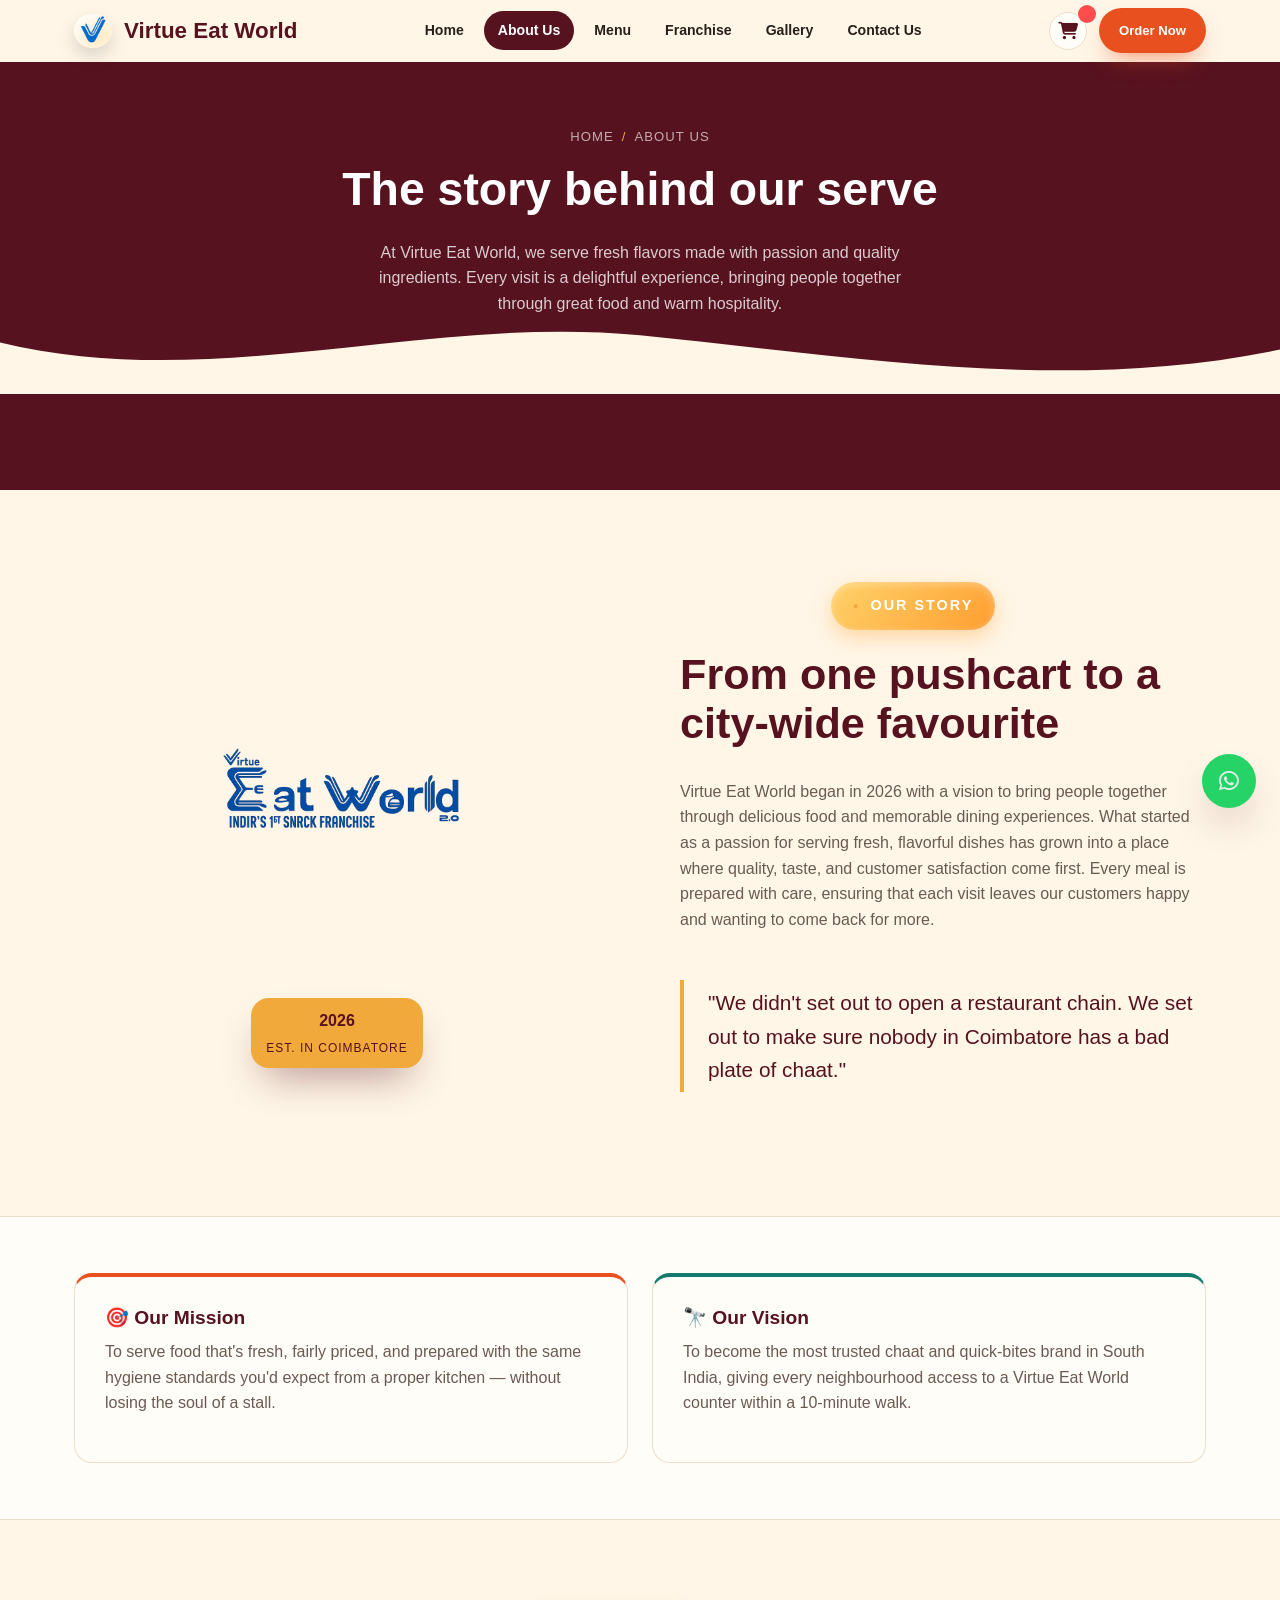
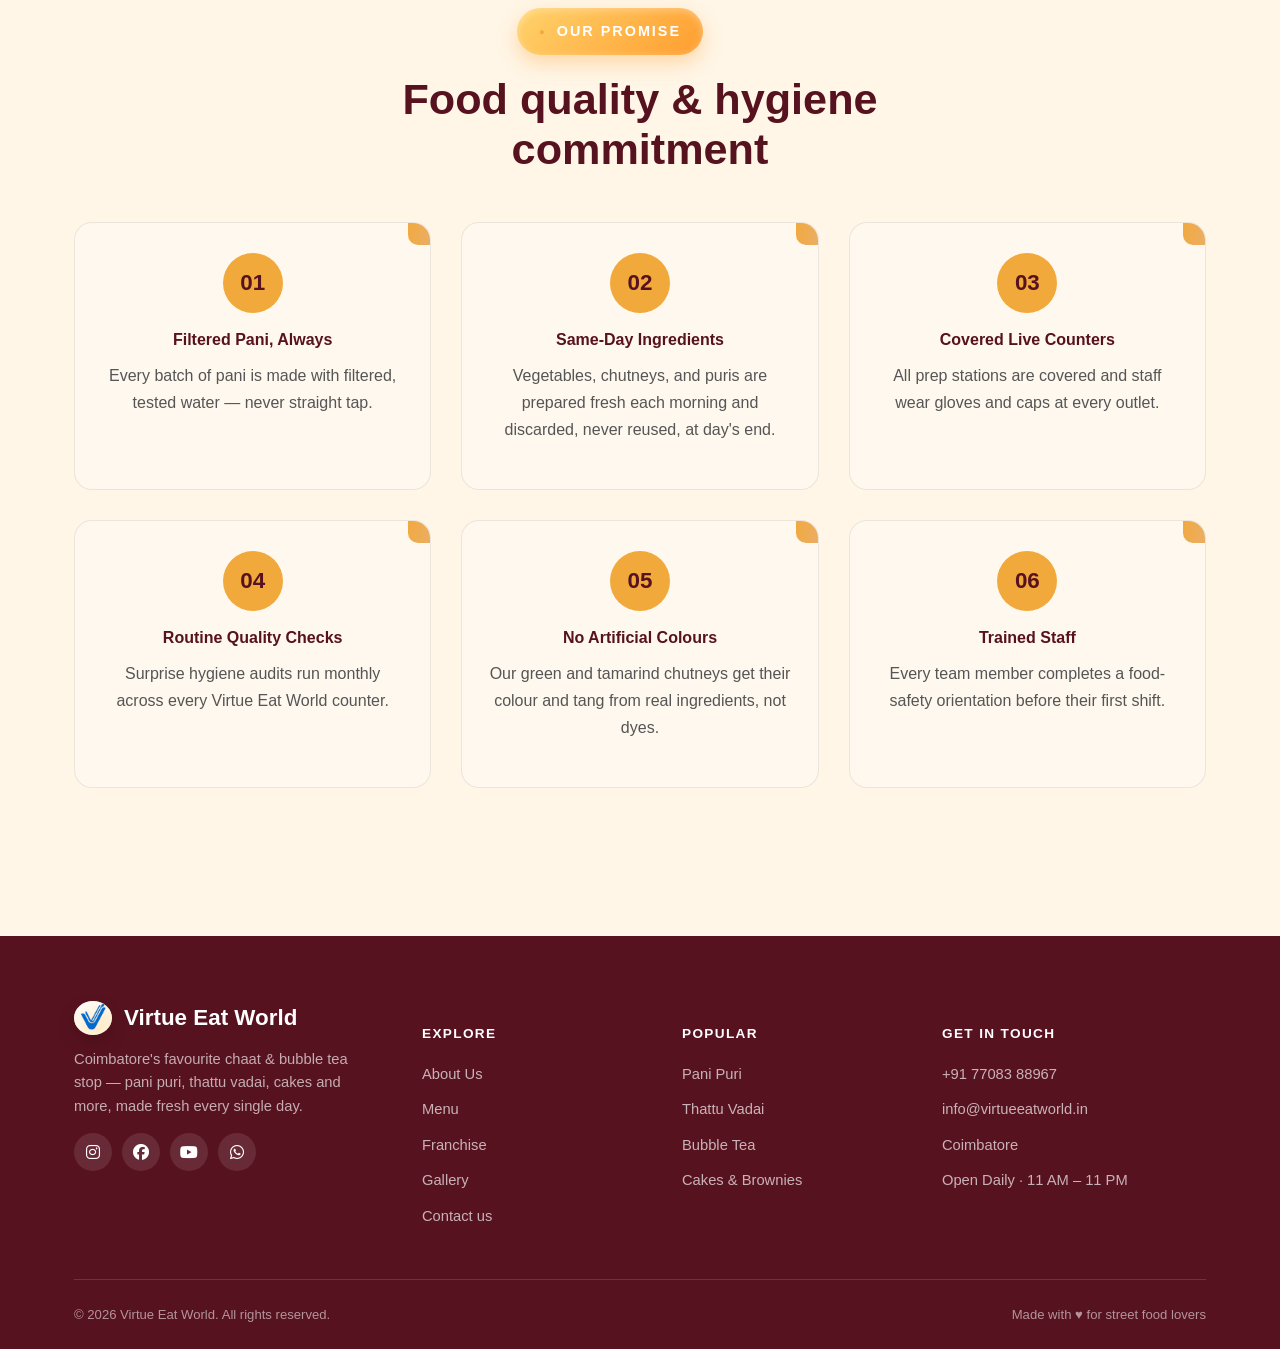
<file: aboutus.html>
<!DOCTYPE html>
<html lang="en">
<head>
<meta charset="UTF-8">
<meta name="viewport" content="width=device-width, initial-scale=1.0">
<title>About Us | Virtue Eat World</title>
<meta name="description" content="Learn the story, mission, vision and hygiene commitment behind Virtue Eat World, Coimbatore's favourite chaat brand.">
<link rel="stylesheet" href="https://cdnjs.cloudflare.com/ajax/libs/font-awesome/6.7.2/css/all.min.css">
<link rel="stylesheet" href="css/base.css">
<link rel="stylesheet" href="css/mobile polish.css">
<link rel="stylesheet" href="css/aboutus.css">
</head>
<body>
<header class="site-header">
  <nav class="nav">
    <a href="index.html" class="brand">
      <span class="brand-mark"><img src="images/Icon.png" alt="Virtue Eat World "></span>
      <span>Virtue Eat World</span>
    </a>
    <ul class="nav-links" id="navLinks">
      <li><a href="index.html">Home</a></li>
      <li><a href="aboutus.html">About Us</a></li>
      <li><a href="menu.html">Menu</a></li>
      <li><a href="franchise.html">Franchise</a></li>
      <li><a href="gallery.html">Gallery</a></li>
      <li><a href="contact.html">Contact Us</a></li>
    </ul>
     <div class="nav-cta">
      <a href="cart.html" class="cart-btn" aria-label="Shopping Cart">
        <i class="fa-solid fa-cart-shopping"></i>
        <span id="cartCount"></span>
      </a>

      <a href="menu.html" class="btn btn-primary btn-sm">
        <span class="long">Order Now</span>
      </a>

      <button class="nav-toggle" id="navToggle" aria-label="Toggle navigation" aria-expanded="false">
        <span></span>
      </button>

    </div>
      <button class="nav-toggle" id="navToggle" aria-label="Toggle navigation" aria-expanded="false"><span></span></button>
    </div>
  </nav>
  </nav>
</header>

<section class="page-header">
  <div class="container">
    <div class="breadcrumb">Home <span>/</span> About Us</div>
    <h1>The story behind our serve</h1>
    <p>At Virtue Eat World, we serve fresh flavors made with passion and quality ingredients.
    Every visit is a delightful experience, bringing people together through great food and warm hospitality.</p>
  </div>
  <div class="wave-divider">
    <svg viewBox="0 0 1440 90" preserveAspectRatio="none"><path d="M0,32 C240,90 480,0 720,24 C960,48 1200,90 1440,40 L1440,100 L0,100 Z" fill="#FFF6E7"></path></svg>
  </div>
</section>

<section class="section">
  <div class="container">
    <div class="about-grid">
      <div class="about-photo-wrap">
        <img src="images/Logo.png" alt="Virtue Eat World ">
        <div class="about-badge"><strong>2026</strong><span>Est. in Coimbatore</span></div>
      </div>
      <div>
        <span class="eyebrow">Our Story</span>
        <h2 class="section-title">From one pushcart to a city-wide favourite</h2>
        <p>
Virtue Eat World began in 2026 with a vision to bring people together through delicious food and memorable dining experiences. What started as a passion for serving fresh, flavorful dishes has grown into a place where quality, taste, and customer satisfaction come first. Every meal is prepared with care, ensuring that each visit leaves our customers happy and wanting to come back for more.
</p>
        <p class="pull-quote">"We didn't set out to open a restaurant chain. We set out to make sure nobody in Coimbatore has a bad plate of chaat."</p>
      </div>
    </div>
  </div>
</section>

<section class="section section-tight" style="background:var(--paper); border-top:1px solid var(--line); border-bottom:1px solid var(--line);">
  <div class="container">
    <div class="pillars">
      <div class="pillar-card">
        <h3>🎯 Our Mission</h3>
        <p>To serve food that's fresh, fairly priced, and prepared with the same hygiene standards you'd expect from a proper kitchen — without losing the soul of a stall.</p>
      </div>
      <div class="pillar-card">
        <h3>🔭 Our Vision</h3>
        <p>To become the most trusted chaat and quick-bites brand in South India, giving every neighbourhood access to a Virtue Eat World counter within a 10-minute walk.</p>
      </div>
    </div>
  </div>
</section>

<section class="section">
  <div class="container">
    <div class="section-head center">
      <span class="eyebrow">Our Promise</span>
      <h2 class="section-title">Food quality &amp; hygiene commitment</h2>
    </div>
    <div class="commitment-list">
      <div class="commitment-item card">
        <span class="n">01</span>
        <h4>Filtered Pani, Always</h4>
        <p>Every batch of pani is made with filtered, tested water — never straight tap.</p>
      </div>
      <div class="commitment-item card">
        <span class="n">02</span>
        <h4>Same-Day Ingredients</h4>
        <p>Vegetables, chutneys, and puris are prepared fresh each morning and discarded, never reused, at day's end.</p>
      </div>
      <div class="commitment-item card">
        <span class="n">03</span>
        <h4>Covered Live Counters</h4>
        <p>All prep stations are covered and staff wear gloves and caps at every outlet.</p>
      </div>
      <div class="commitment-item card">
        <span class="n">04</span>
        <h4>Routine Quality Checks</h4>
        <p>Surprise hygiene audits run monthly across every Virtue Eat World counter.</p>
      </div>
      <div class="commitment-item card">
        <span class="n">05</span>
        <h4>No Artificial Colours</h4>
        <p>Our green and tamarind chutneys get their colour and tang from real ingredients, not dyes.</p>
      </div>
      <div class="commitment-item card">
        <span class="n">06</span>
        <h4>Trained Staff</h4>
        <p>Every team member completes a food-safety orientation before their first shift.</p>
      </div>
    </div>
  </div>
</section>
<footer class="site-footer">
  <div class="container">
    <div class="footer-grid">
      <div class="footer-brand">
        <a href="index.html" class="brand">
          <span class="brand-mark"><img src="images/Icon.png" alt="Logo"></span>
          <span>Virtue Eat World</span>
        </a>
        <p>Coimbatore's favourite chaat &amp; bubble tea stop — pani puri, thattu vadai, cakes and more, made fresh every single day.</p>
        <div class="footer-social">
          <a href="#https://www.instagram.com/virtue_eat_world/?hl=en" aria-label="Instagram"><i class="fa-brands fa-instagram"></i></a>
          <a href="#" aria-label="Facebook"><i class="fa-brands fa-facebook"></i></a>
          <a href="#" aria-label="YouTube"><i class="fa-brands fa-youtube"></i></a>
          <a href="https://wa.me/7708 388 967" aria-label="WhatsApp"><i class="fa-brands fa-whatsapp"></i></a>
        </div>
      </div>
      <div class="footer-col">
        <h5>Explore</h5>
        <ul>
          <li><a href="aboutus.html">About Us</a></li>
          <li><a href="menu.html">Menu</a></li>
          <li><a href="franchise.html">Franchise</a></li>
          <li><a href="gallery.html">Gallery</a></li>
          <li><a href="contact.html">Contact us</a></li>
        </ul>
      </div>
      <div class="footer-col">
        <h5>Popular</h5>
        <ul>
          <li><a href="menu.html">Pani Puri</a></li>
          <li><a href="menu.html">Thattu Vadai</a></li>
          <li><a href="menu.html">Bubble Tea</a></li>
          <li><a href="menu.html">Cakes &amp; Brownies</a></li>
        </ul>
      </div>
      <div class="footer-col">
        <h5>Get in Touch</h5>
        <ul>
          <li><a href="tel:77083 88967">+91 77083 88967</a></li>
          <li><a href="mailto:info@virtueeatworld.in">info@virtueeatworld.in</a></li>
          <li><a href="contact.html">Coimbatore</a></li>
          <li><a href="contact.html">Open Daily · 11 AM – 11 PM</a></li>
        </ul>
      </div>
    </div>
    <div class="footer-bottom">
      <span>© 2026 Virtue Eat World. All rights reserved.</span>
      <span>Made with ♥ for street food lovers</span>
    </div>
  </div>
</footer>

<div class="floating-actions">
    <a class="fab fab-whatsapp" href="https://wa.me/7708 388 967" target="_blank" rel="noopener" aria-label="Chat on WhatsApp"><i class="fa-brands fa-whatsapp" style="color: rgb(225, 238, 234);"></i></a>
  <button class="fab fab-top" id="fabTop" aria-label="Scroll to top">↑</button>
</div>

<script src="js/script.js"></script>
</body>
</html>
</file>
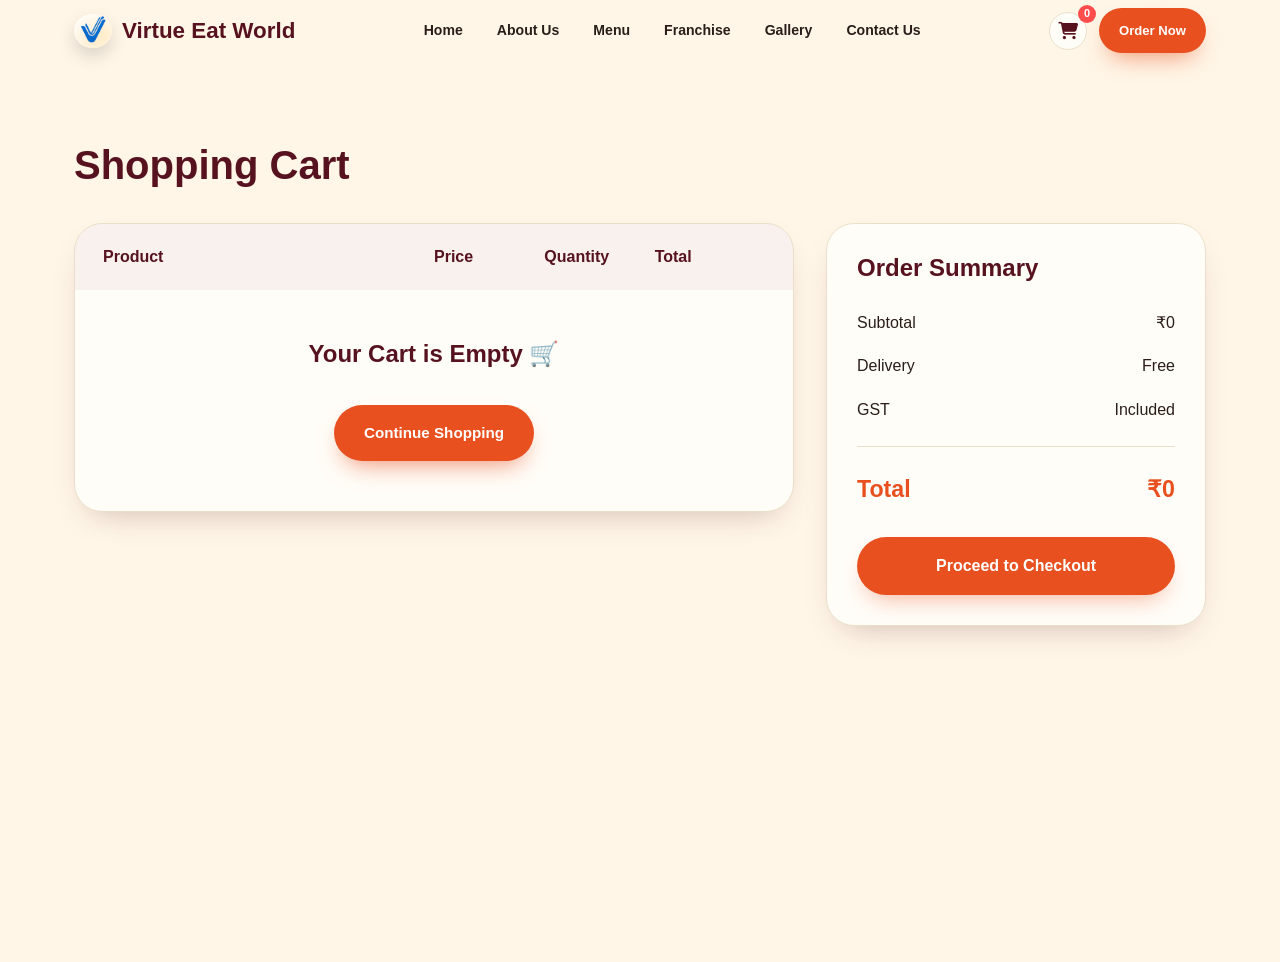
<file: cart.html>
<!DOCTYPE html>
<html lang="en">

<head>
    <meta charset="UTF-8">
    <meta name="viewport" content="width=device-width, initial-scale=1.0">

    <title>Shopping Cart | Virtue Eat World</title>

    <link rel="stylesheet" href="https://cdnjs.cloudflare.com/ajax/libs/font-awesome/6.7.2/css/all.min.css">
    <link rel="stylesheet" href="css/mobile polish.css">
    <link rel="stylesheet" href="css/base.css">
    <link rel="stylesheet" href="css/cart.css">
</head>

<body>

    <!-- Header -->
<header class="site-header">
  <nav class="nav">
    <a href="index.html" class="brand">
      <span class="brand-mark"><img src="images/Icon.png" alt="Virtue Eat World "></span>
      <span>Virtue Eat World</span>
    </a>
    <ul class="nav-links" id="navLinks">
      <li><a href="index.html">Home</a></li>
      <li><a href="aboutus.html">About Us</a></li>
      <li><a href="menu.html">Menu</a></li>
      <li><a href="franchise.html">Franchise</a></li>
      <li><a href="gallery.html">Gallery</a></li>
      <li><a href="contact.html">Contact Us</a></li>
    </ul>
     <div class="nav-cta">
      <a href="cart.html" class="cart-btn" aria-label="Shopping Cart">
        <i class="fa-solid fa-cart-shopping"></i>
        <span id="cartCount"></span>
      </a>

      <a href="menu.html" class="btn btn-primary btn-sm">
        <span class="long">Order Now</span>
      </a>

      <button class="nav-toggle" id="navToggle" aria-label="Toggle navigation" aria-expanded="false">
        <span></span>
      </button>

    </div>
      <button class="nav-toggle" id="navToggle" aria-label="Toggle navigation" aria-expanded="false"><span></span></button>
    </div>
  </nav>
</header>


    <!-- Cart Section -->

    <section class="cart-section">

        <div class="container">

            <h1 class="cart-title">Shopping Cart</h1>

            <div class="cart-layout">

                <!-- Left -->

                <div class="cart-items">

                    <div class="cart-head">

                        <span>Product</span>

                        <span>Price</span>

                        <span>Quantity</span>

                        <span>Total</span>

                    </div>

                    <div id="cartItems">

                        <!-- JS Loads Here -->

                    </div>

                </div>


                <!-- Right -->

                <div class="cart-summary">

                    <h2>Order Summary</h2>

                    <div class="summary-row">

                        <span>Subtotal</span>

                        <span id="subtotal">₹0</span>

                    </div>

                    <div class="summary-row">

                        <span>Delivery</span>

                        <span>Free</span>

                    </div>

                    <div class="summary-row">

                        <span>GST</span>

                        <span>Included</span>

                    </div>

                    <hr>

                    <div class="summary-row total">

                        <span>Total</span>

                        <span id="grandTotal">₹0</span>

                    </div>

                    <button class="btn btn-primary checkout-btn">
                        Proceed to Checkout
                    </button>

                </div>

            </div>

        </div>

    </section>

    <script src="js/cart.js"></script>
    <script src="js/script.js"></script>

</body>

</html>
</file>
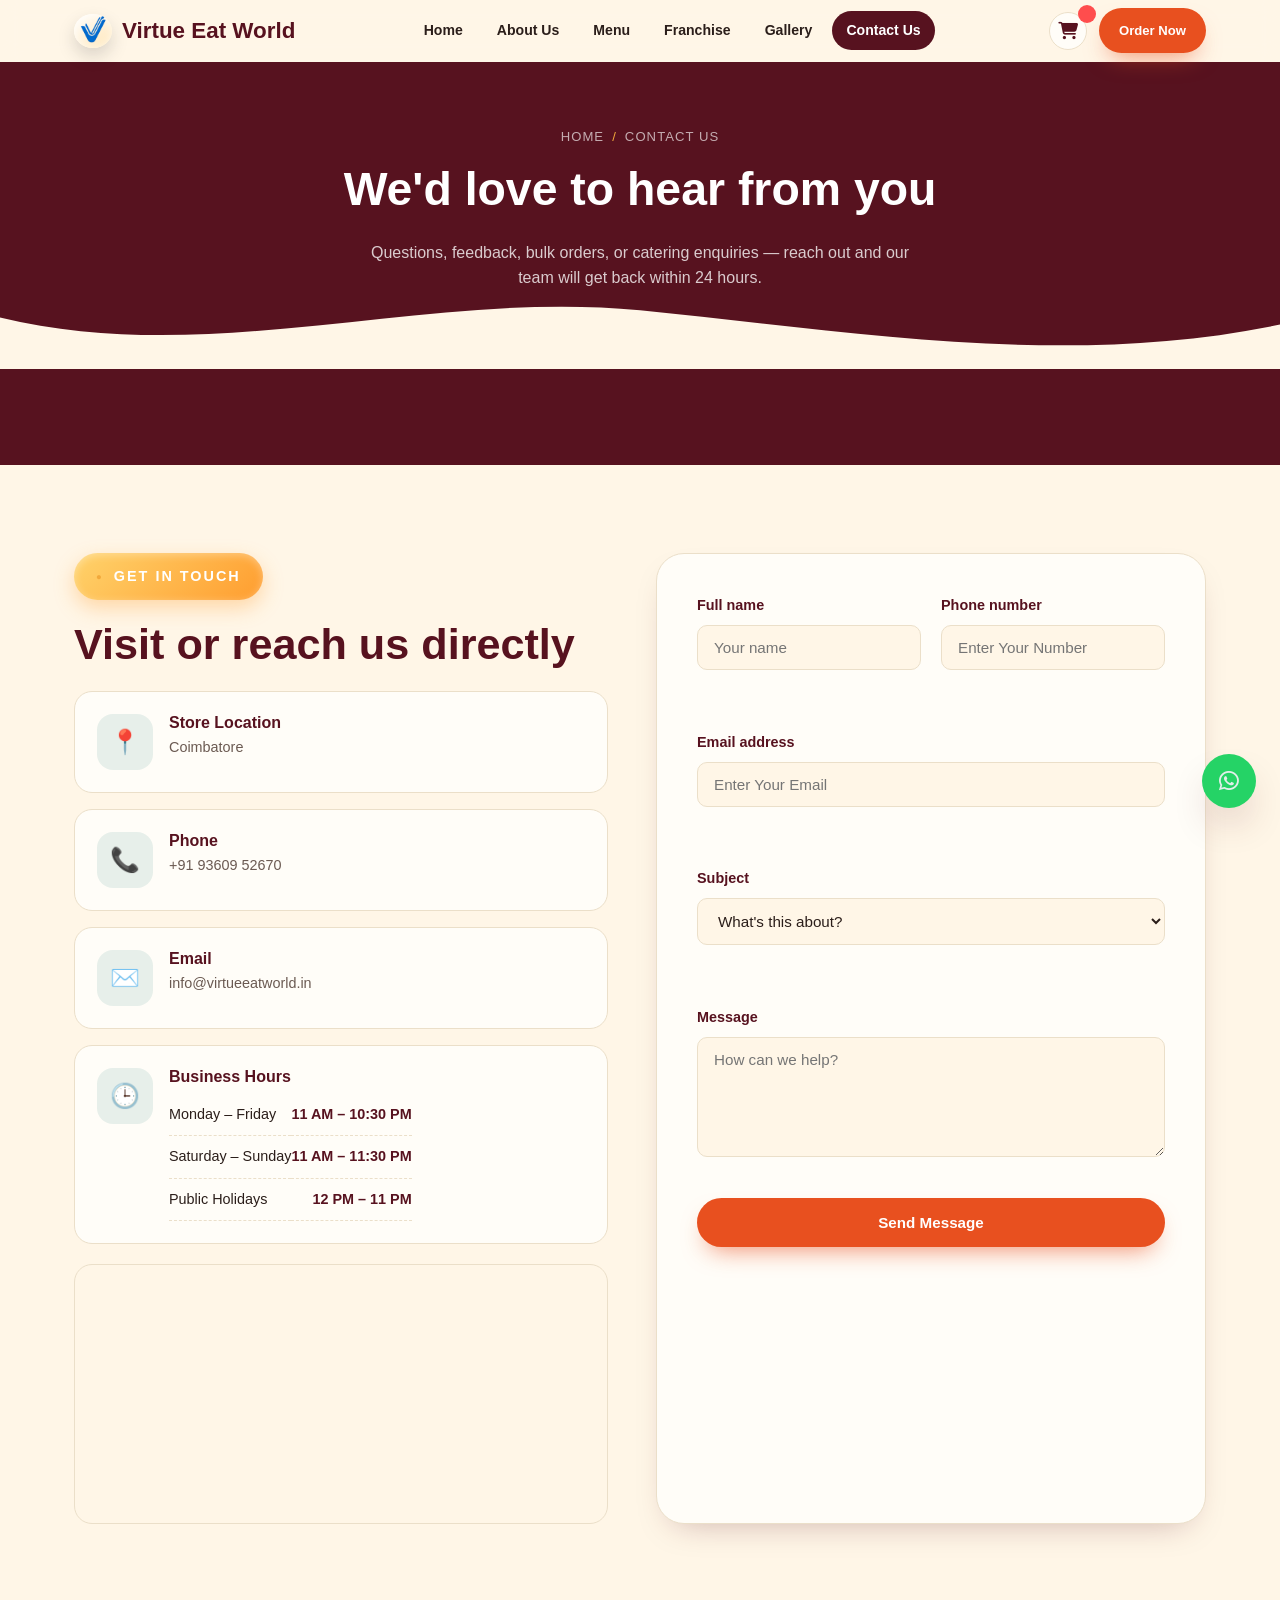
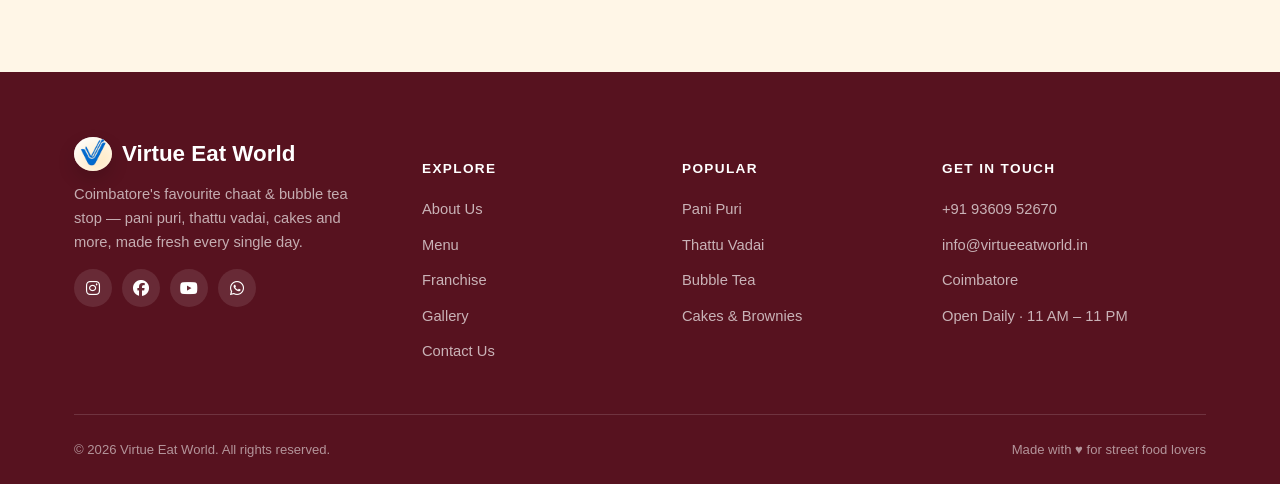
<file: contact.html>
<!DOCTYPE html>
<html lang="en">
<head>
<meta charset="UTF-8">
<meta name="viewport" content="width=device-width, initial-scale=1.0">
<title>Contact Us | Virtue Eat World</title>
<meta name="description" content="Get in touch with Virtue Eat World — store location, phone, email, business hours and a contact form.">
<link rel="stylesheet" href="https://cdnjs.cloudflare.com/ajax/libs/font-awesome/6.7.2/css/all.min.css">
<link rel="stylesheet" href="css/base.css">
<link rel="stylesheet" href="css/mobile polish.css">
<link rel="stylesheet" href="css/contact.css">
</head>
<body>
<header class="site-header">
  <nav class="nav">
    <a href="index.html" class="brand">
      <span class="brand-mark"><img src="images/Icon.png" alt="Virtue Eat World "></span>
      <span>Virtue Eat World</span>
    </a>
    <ul class="nav-links" id="navLinks">
      <li><a href="index.html">Home</a></li>
      <li><a href="aboutus.html">About Us</a></li>
      <li><a href="menu.html">Menu</a></li>
      <li><a href="franchise.html">Franchise</a></li>
      <li><a href="gallery.html">Gallery</a></li>
      <li><a href="contact.html">Contact Us</a></li>
    </ul>
     <div class="nav-cta">
      <a href="cart.html" class="cart-btn" aria-label="Shopping Cart">
        <i class="fa-solid fa-cart-shopping"></i>
        <span id="cartCount"></span>
      </a>

      <a href="menu.html" class="btn btn-primary btn-sm">
        <span class="long">Order Now</span>
      </a>

      <button class="nav-toggle" id="navToggle" aria-label="Toggle navigation" aria-expanded="false">
        <span></span>
      </button>

    </div>
      <button class="nav-toggle" id="navToggle" aria-label="Toggle navigation" aria-expanded="false"><span></span></button>
    </div>
  </nav>
</header>

<section class="page-header">
  <div class="container">
    <div class="breadcrumb">Home <span>/</span> Contact Us</div>
    <h1>We'd love to hear from you</h1>
    <p>Questions, feedback, bulk orders, or catering enquiries — reach out and our team will get back within 24 hours.</p>
  </div>
  <div class="wave-divider">
    <svg viewBox="0 0 1440 90" preserveAspectRatio="none"><path d="M0,32 C240,90 480,0 720,24 C960,48 1200,90 1440,40 L1440,100 L0,100 Z" fill="#FFF6E7"></path></svg>
  </div>
</section>

<section class="section">
  <div class="container">
    <div class="contact-layout">
      <div>
        <span class="eyebrow">Get In Touch</span>
        <h2 class="section-title">Visit or reach us directly</h2>

        <div class="info-card">
          <div class="feature-icon">📍</div>
          <div><h4>Store Location</h4><p>Coimbatore</p></div>
        </div>
        <div class="info-card">
          <div class="feature-icon">📞</div>
          <div><h4>Phone</h4><p>+91 93609 52670</p></div>
        </div>
        <div class="info-card">
          <div class="feature-icon">✉️</div>
          <div><h4>Email</h4><p>info@virtueeatworld.in</p></div>
        </div>
        <div class="info-card">
          <div class="feature-icon">🕒</div>
          <div>
            <h4>Business Hours</h4>
            <table class="hours-table">
              <tr><td>Monday – Friday</td><td>11 AM – 10:30 PM</td></tr>
              <tr><td>Saturday – Sunday</td><td><break></break>11 AM – 11:30 PM</td></tr>
              <tr><td>Public Holidays</td><td>12 PM – 11 PM</td></tr>
            </table>
          </div>
        </div>
<!-- 
        <div class="social-row">
          <a href="#" aria-label="Instagram"><i class="fa-brands fa-instagram"></i></a>
          <a href="#" aria-label="Facebook"><i class="fa-brands fa-facebook"></i></a>
          <a href="#" aria-label="YouTube"><i class="fa-brands fa-youtube"></i></a>
          <a href="#" aria-label="WhatsApp"><i class="fa-brands fa-whatsapp"></i></a>
        </div> -->

        <div class="map-placeholder">
          <iframe src="https://maps.google.com/maps?q=10.9282817,76.971674&z=17&output=embed" loading="lazy" title="Virtue Eat World location map" referrerpolicy="no-referrer-when-downgrade"></iframe>
        </div>
      </div>

      <div class="form-card">
        <div class="form-success">✅ Message sent! We'll get back to you within 24 hours.</div>
        <form data-validate novalidate>
          <div class="form-grid">
            <div class="form-group">
              <label for="c-name">Full name</label>
              <input type="text" id="c-name" data-required="min3" placeholder="Your name">
              <span class="error-msg"></span>
            </div>
            <div class="form-group">
              <label for="c-phone">Phone number</label>
              <input type="tel" id="c-phone" data-required="phone" placeholder="Enter Your Number">
              <span class="error-msg"></span>
            </div>
            <div class="form-group full">
              <label for="c-email">Email address</label>
              <input type="email" id="c-email" data-required="email" placeholder="Enter Your Email">
              <span class="error-msg"></span>
            </div>
            <div class="form-group full">
              <label for="c-subject">Subject</label>
              <select id="c-subject" data-required="min3">
                <option value="">What's this about?</option>
                <option>General Enquiry</option>
                <option>Bulk / Catering Order</option>
                <option>Feedback</option>
                <option>Franchise Interest</option>
              </select>
              <span class="error-msg"></span>
            </div>
            <div class="form-group full">
              <label for="c-message">Message</label>
              <textarea id="c-message" data-required="min3" placeholder="How can we help?"></textarea>
              <span class="error-msg"></span>
            </div>
          </div>
          <button type="submit" class="btn btn-primary btn-block">Send Message</button>
        </form>
      </div>
    </div>
  </div>
</section>
<footer class="site-footer">
  <div class="container">
    <div class="footer-grid">
      <div class="footer-brand">
        <a href="index.html" class="brand">
          <span class="brand-mark"><img src="images/Icon.png" alt="Virtue Eat World "></span>
          <span>Virtue Eat World</span>
        </a>
        <p>Coimbatore's favourite chaat &amp; bubble tea stop — pani puri, thattu vadai, cakes and more, made fresh every single day.</p>
        <div class="footer-social">
          <a href="https://www.instagram.com/virtue_eat_world?utm_source=ig_web_button_share_sheet&igsh=ZDNlZDc0MzIxNw==" aria-label="Instagram"><i class="fa-brands fa-instagram"></i></a>
          <a href="#" aria-label="Facebook"><i class="fa-brands fa-facebook"></i></a>
          <a href="#" aria-label="YouTube"><i class="fa-brands fa-youtube"></i></a>
          <a href="https://wa.me/7708 388 967" aria-label="WhatsApp"><i class="fa-brands fa-whatsapp"></i></a>
        </div>
      </div>
      <div class="footer-col">
        <h5>Explore</h5>
        <ul>
          <li><a href="aboutus.html">About Us</a></li>
          <li><a href="menu.html">Menu</a></li>
          <li><a href="franchise.html">Franchise</a></li>
          <li><a href="gallery.html">Gallery</a></li>
          <li><a href="contact.html">Contact Us</a></li>
        </ul>
      </div>
      <div class="footer-col">
        <h5>Popular</h5>
        <ul>
          <li><a href="menu.html">Pani Puri</a></li>
          <li><a href="menu.html">Thattu Vadai</a></li>
          <li><a href="menu.html">Bubble Tea</a></li>
          <li><a href="menu.html">Cakes &amp; Brownies</a></li>
        </ul>
      </div>
      <div class="footer-col">
        <h5>Get in Touch</h5>
        <ul>
          <li><a href="tel:+9193609 52670">+91 93609 52670</a></li>
          <li><a href="mailto:info@virtueeatworld.in">info@virtueeatworld.in</a></li>
          <li><a href="contact.html">Coimbatore</a></li>
          <li><a href="contact.html">Open Daily · 11 AM – 11 PM</a></li>
        </ul>
      </div>
    </div>
    <div class="footer-bottom">
      <span>© 2026 Virtue Eat World. All rights reserved.</span>
      <span>Made with ♥ for street food lovers</span>
    </div>
  </div>
</footer>

<div class="floating-actions">
  <a class="fab fab-whatsapp" href="https://wa.me/7708 388 967" target="_blank" rel="noopener" aria-label="Chat on WhatsApp"><i class="fa-brands fa-whatsapp" style="color: rgb(225, 238, 234);"></i></a>
  <button class="fab fab-top" id="fabTop" aria-label="Scroll to top">↑</button>
</div>

<script src="js/script.js"></script>
</body>
</html>
</file>
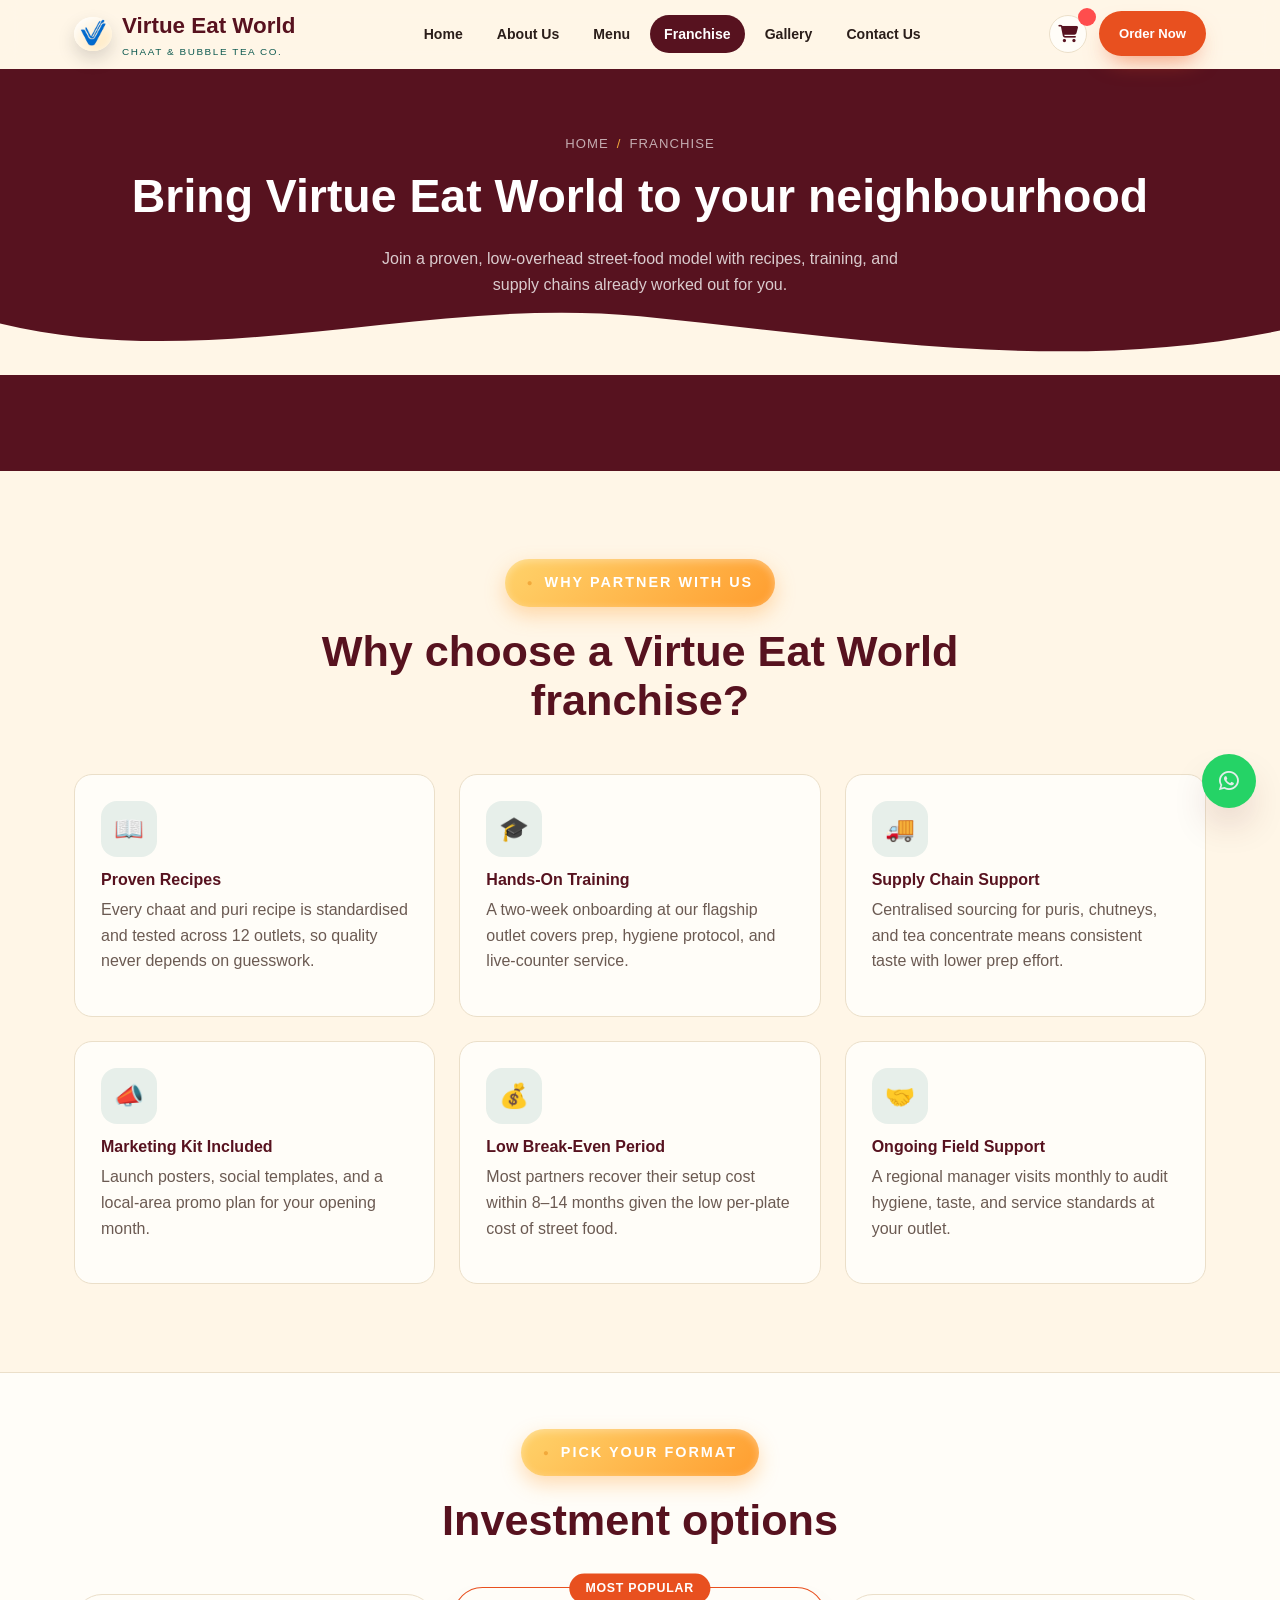
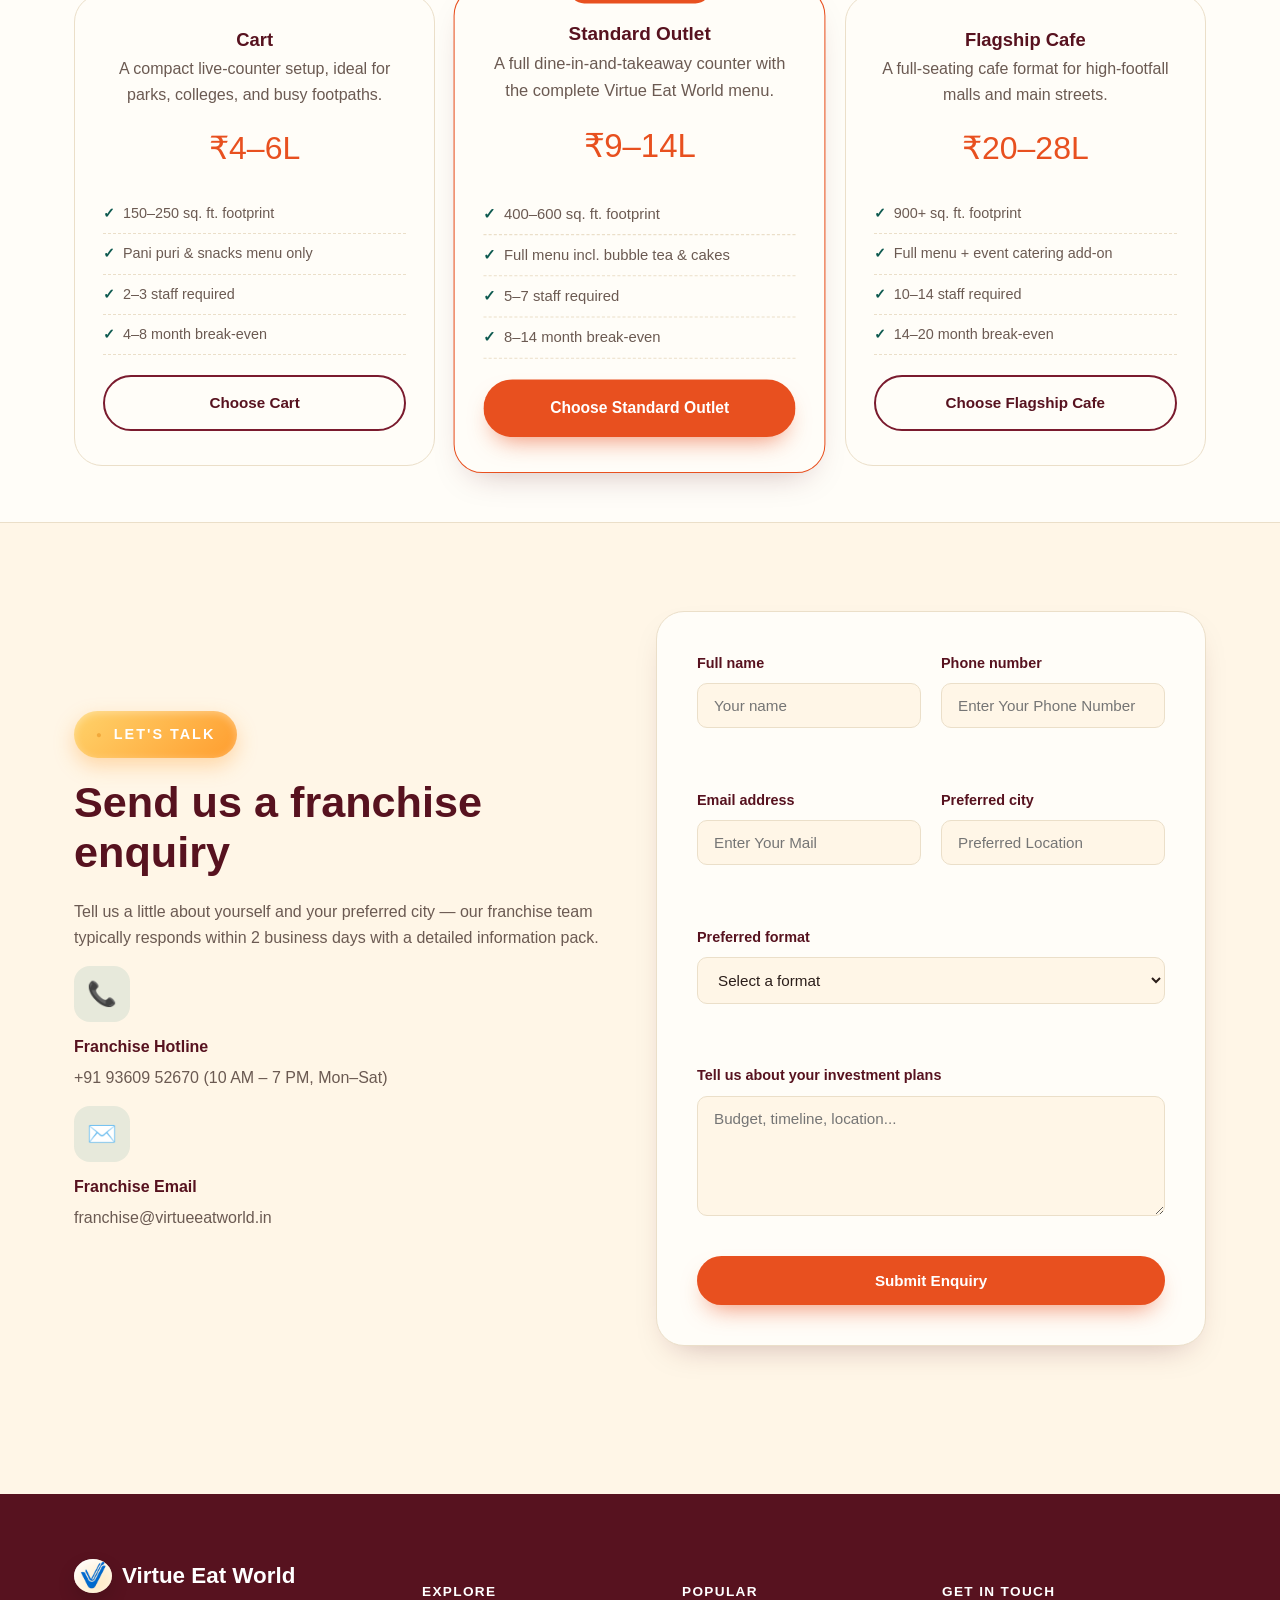
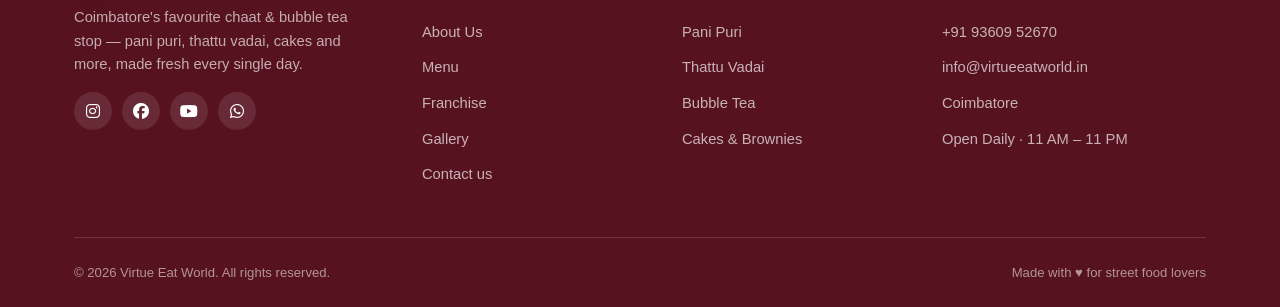
<file: franchise.html>
<!DOCTYPE html>
<html lang="en">
<head>
<meta charset="UTF-8">
<meta name="viewport" content="width=device-width, initial-scale=1.0">
<title>Franchise | Virtue Eat World</title>
<meta name="description" content="Explore Virtue Eat World franchise opportunities — investment tiers, benefits, and a simple enquiry form.">
<link rel="stylesheet" href="https://cdnjs.cloudflare.com/ajax/libs/font-awesome/6.7.2/css/all.min.css">
<link rel="stylesheet" href="css/base.css">
<link rel="stylesheet" href="css/mobile polish.css">
<link rel="stylesheet" href="css/franchise.css">
</head>
<body>
<header class="site-header">
  <nav class="nav">
    <a href="index.html" class="brand">
      <span class="brand-mark"><img src="images/Icon.png" alt="Virtue Eat World "></span>
      <span>Virtue Eat World<small>Chaat &amp; Bubble Tea Co.</small></span>
    </a>
    <ul class="nav-links" id="navLinks">
      <li><a href="index.html">Home</a></li>
      <li><a href="aboutus.html">About Us</a></li>
      <li><a href="menu.html">Menu</a></li>
      <li><a href="franchise.html">Franchise</a></li>
      <li><a href="gallery.html">Gallery</a></li>
      <li><a href="contact.html">Contact Us</a></li>
    </ul>
     <div class="nav-cta">
      <a href="cart.html" class="cart-btn" aria-label="Shopping Cart">
        <i class="fa-solid fa-cart-shopping"></i>
        <span id="cartCount"></span>
      </a>

      <a href="menu.html" class="btn btn-primary btn-sm">
        <span class="long">Order Now</span>
      </a>

      <button class="nav-toggle" id="navToggle" aria-label="Toggle navigation" aria-expanded="false">
        <span></span>
      </button>

    </div>
      <button class="nav-toggle" id="navToggle" aria-label="Toggle navigation" aria-expanded="false"><span></span></button>
    </div>
  </nav>
</header>

<section class="page-header">
  <div class="container">
    <div class="breadcrumb">Home <span>/</span> Franchise</div>
    <h1>Bring Virtue Eat World to your neighbourhood</h1>
    <p>Join a proven, low-overhead street-food model with recipes, training, and supply chains already worked out for you.</p>
  </div>
  <div class="wave-divider">
    <svg viewBox="0 0 1440 90" preserveAspectRatio="none"><path d="M0,32 C240,90 480,0 720,24 C960,48 1200,90 1440,40 L1440,100 L0,100 Z" fill="#FFF6E7"></path></svg>
  </div>
</section>

<section class="section">
  <div class="container">
    <div class="section-head center">
      <span class="eyebrow">Why Partner With Us</span>
      <h2 class="section-title">Why choose a Virtue Eat World franchise?</h2>
    </div>
    <div class="franchise-benefits">
      <div class="benefit-card">
        <div class="feature-icon">📖</div>
        <h4>Proven Recipes</h4>
        <p>Every chaat and puri recipe is standardised and tested across 12 outlets, so quality never depends on guesswork.</p>
      </div>
      <div class="benefit-card">
        <div class="feature-icon">🎓</div>
        <h4>Hands-On Training</h4>
        <p>A two-week onboarding at our flagship outlet covers prep, hygiene protocol, and live-counter service.</p>
      </div>
      <div class="benefit-card">
        <div class="feature-icon">🚚</div>
        <h4>Supply Chain Support</h4>
        <p>Centralised sourcing for puris, chutneys, and tea concentrate means consistent taste with lower prep effort.</p>
      </div>
      <div class="benefit-card">
        <div class="feature-icon">📣</div>
        <h4>Marketing Kit Included</h4>
        <p>Launch posters, social templates, and a local-area promo plan for your opening month.</p>
      </div>
      <div class="benefit-card">
        <div class="feature-icon">💰</div>
        <h4>Low Break-Even Period</h4>
        <p>Most partners recover their setup cost within 8–14 months given the low per-plate cost of street food.</p>
      </div>
      <div class="benefit-card">
        <div class="feature-icon">🤝</div>
        <h4>Ongoing Field Support</h4>
        <p>A regional manager visits monthly to audit hygiene, taste, and service standards at your outlet.</p>
      </div>
    </div>
  </div>
</section>

<section class="section section-tight" style="background:var(--paper); border-top:1px solid var(--line); border-bottom:1px solid var(--line);">
  <div class="container">
    <div class="section-head center">
      <span class="eyebrow">Pick Your Format</span>
      <h2 class="section-title">Investment options</h2>
    </div>
    <div class="invest-grid">
      <div class="invest-card">
        <h3>Cart </h3>
        <p>A compact live-counter setup, ideal for parks, colleges, and busy footpaths.</p>
        <div class="invest-price">₹4–6L</div>
        <ul class="invest-list">
          <li>150–250 sq. ft. footprint</li>
          <li>Pani puri &amp; snacks menu only</li>
          <li>2–3 staff required</li>
          <li>4–8 month break-even</li>
        </ul>
        <a href="#enquiry" class="btn btn-dark-outline btn-block">Choose Cart</a>
      </div>
      <div class="invest-card popular">
        <span class="ribbon">Most Popular</span>
        <h3>Standard Outlet</h3>
        <p>A full dine-in-and-takeaway counter with the complete Virtue Eat World menu.</p>
        <div class="invest-price">₹9–14L</div>
        <ul class="invest-list">
          <li>400–600 sq. ft. footprint</li>
          <li>Full menu incl. bubble tea &amp; cakes</li>
          <li>5–7 staff required</li>
          <li>8–14 month break-even</li>
        </ul>
        <a href="#enquiry" class="btn btn-primary btn-block">Choose Standard Outlet</a>
      </div>
      <div class="invest-card">
        <h3>Flagship Cafe</h3>
        <p>A full-seating cafe format for high-footfall malls and main streets.</p>
        <div class="invest-price">₹20–28L</div>
        <ul class="invest-list">
          <li>900+ sq. ft. footprint</li>
          <li>Full menu + event catering add-on</li>
          <li>10–14 staff required</li>
          <li>14–20 month break-even</li>
        </ul>
        <a href="#enquiry" class="btn btn-dark-outline btn-block">Choose Flagship Cafe</a>
      </div>
    </div>
  </div>
</section>

<section class="section" id="enquiry">
  <div class="container">
    <div class="two-col">
      <div>
        <span class="eyebrow">Let's Talk</span>
        <h2 class="section-title">Send us a franchise enquiry</h2>
        <p>Tell us a little about yourself and your preferred city — our franchise team typically responds within 2 business days with a detailed information pack.</p>
        <div class="info-card">
          <div class="feature-icon">📞</div>
          <div><h4>Franchise Hotline</h4><p>+91 93609 52670 (10 AM – 7 PM, Mon–Sat)</p></div>
        </div>
        <div class="info-card">
          <div class="feature-icon">✉️</div>
          <div><h4>Franchise Email</h4><p>franchise@virtueeatworld.in</p></div>
        </div>
      </div>
      <div class="form-card">
        <div class="form-success">✅ Thanks! Your enquiry has been received — our franchise team will reach out shortly.</div>
        <form data-validate novalidate>
          <div class="form-grid">
            <div class="form-group">
              <label for="f-name">Full name</label>
              <input type="text" id="f-name" data-required="min3" placeholder="Your name">
              <span class="error-msg"></span>
            </div>
            <div class="form-group">
              <label for="f-phone">Phone number</label>
              <input type="tel" id="f-phone" data-required="phone" placeholder="Enter Your Phone Number">
              <span class="error-msg"></span>
            </div>
            <div class="form-group">
              <label for="f-email">Email address</label>
              <input type="email" id="f-email" data-required="email" placeholder="Enter Your Mail">
              <span class="error-msg"></span>
            </div>
            <div class="form-group">
              <label for="f-city">Preferred city</label>
              <input type="text" id="f-city" data-required="min3" placeholder="Preferred Location">
              <span class="error-msg"></span>
            </div>
            <div class="form-group full">
              <label for="f-format">Preferred format</label>
              <select id="f-format" data-required="min3">
                <option value="">Select a format</option>
                <option>Cart </option>
                <option>Standard Outlet</option>
                <option>Flagship Cafe</option>
              </select>
              <span class="error-msg"></span>
            </div>
            <div class="form-group full">
              <label for="f-message">Tell us about your investment plans</label>
              <textarea id="f-message" data-required="min3" placeholder="Budget, timeline, location..."></textarea>
              <span class="error-msg"></span>
            </div>
          </div>
          <button type="submit" class="btn btn-primary btn-block">Submit Enquiry</button>
        </form>
      </div>
    </div>
  </div>
</section>
<footer class="site-footer">
  <div class="container">
    <div class="footer-grid">
      <div class="footer-brand">
        <a href="index.html" class="brand">
          <span class="brand-mark"><img src="images/Icon.png" alt="Virtue Eat World "></span>
          <span>Virtue Eat World</span>
        </a>
        <p>Coimbatore's favourite chaat &amp; bubble tea stop — pani puri, thattu vadai, cakes and more, made fresh every single day.</p>
        <div class="footer-social">
          <a href="https://www.instagram.com/virtue_eat_world?utm_source=ig_web_button_share_sheet&igsh=ZDNlZDc0MzIxNw==" aria-label="Instagram"><i class="fa-brands fa-instagram"></i></a>
          <a href="#" aria-label="Facebook"><i class="fa-brands fa-facebook"></i></a>
          <a href="#" aria-label="YouTube"><i class="fa-brands fa-youtube"></i></a>
          <a href="https://wa.me/7708 388 967" aria-label="WhatsApp"><i class="fa-brands fa-whatsapp"></i></a>
        </div>
      </div>
      <div class="footer-col">
        <h5>Explore</h5>
        <ul>
          <li><a href="aboutus.html">About Us</a></li>
          <li><a href="menu.html">Menu</a></li>
          <li><a href="franchise.html">Franchise</a></li>
          <li><a href="gallery.html">Gallery</a></li>
          <li><a href="contact.html">Contact us</a></li>
        </ul>
      </div>
      <div class="footer-col">
        <h5>Popular</h5>
        <ul>
          <li><a href="menu.html">Pani Puri</a></li>
          <li><a href="menu.html">Thattu Vadai</a></li>
          <li><a href="menu.html">Bubble Tea</a></li>
          <li><a href="menu.html">Cakes &amp; Brownies</a></li>
        </ul>
      </div>
      <div class="footer-col">
        <h5>Get in Touch</h5>
        <ul>
          <li><a href="tel:9360952670">+91 93609 52670</a></li>
          <li><a href="mailto:info@virtueeatworld.in">info@virtueeatworld.in</a></li>
          <li><a href="contact.html"> Coimbatore</a></li>
          <li><a href="contact.html">Open Daily · 11 AM – 11 PM</a></li>
        </ul>
      </div>
    </div>
    <div class="footer-bottom">
      <span>© 2026 Virtue Eat World. All rights reserved.</span>
      <span>Made with ♥ for street food lovers</span>
    </div>
  </div>
</footer>

<div class="floating-actions">
  <a class="fab fab-whatsapp" href="https://wa.me/7708 388 967" target="_blank" rel="noopener" aria-label="Chat on WhatsApp"><i class="fa-brands fa-whatsapp" style="color: rgb(225, 238, 234);"></i></a>
  <button class="fab fab-top" id="fabTop" aria-label="Scroll to top">↑</button>
</div>

<script src="js/script.js"></script>
</body>
</html>
</file>
<file: css/base.css>
/* =========================================================
   VIRTUE EAT WORLD — base.css
   Shared on every page: tokens, reset, buttons, nav, footer,
   forms, floating actions, and common utilities.
   ========================================================= */
:root{
  --cream:      #FFF6E7;
  --paper:      #FFFDF8;
  --maroon:     #7A1B2E;
  --maroon-dk:  #57121F;
  --chili:      #E8501F;
  --chili-dk:   #C43D14;
  --mustard:    #F2A93B;
  --teal:       #147A6C;
  --teal-dk:    #0E5A50;
  --ink:        #2B1E1A;
  --ink-soft:   #6B5A52;
  --line:       #EBDFC9;

  --font-display: "Baloo 2", "Segoe UI", sans-serif;
  --font-body:    "Work Sans", "Segoe UI", sans-serif;

  --radius-lg: 28px;
  --radius-md: 18px;
  --radius-sm: 10px;
  --shadow-card: 0 14px 34px -18px rgba(87,18,31,0.35);
  --shadow-pop:  0 20px 40px -14px rgba(87,18,31,0.45);
  --container: 1180px;
}

/* ---------- Reset & base ---------- */
*,*::before,*::after{ box-sizing:border-box; }
html{ scroll-behavior:smooth; }
body{
  margin:0;
  font-family:var(--font-body);
  color:var(--ink);
  background:var(--cream);
  line-height:1.6;
  -webkit-font-smoothing:antialiased;
}
img{ max-width:100%; display:block; }
a{ color:inherit; text-decoration:none; }
ul{ list-style:none; margin:0; padding:0; }
button{ font-family:inherit; cursor:pointer; }
h1,h2,h3,h4{
  font-family:var(--font-display);
  color:var(--maroon-dk);
  margin:0 0 .5em;
  line-height:1.15;
  font-weight:700;
}
p{ margin:0 0 1em; color:var(--ink-soft); }
.container{
  max-width:var(--container);
  margin:0 auto;
  padding:0 24px;
}
:focus-visible{
  outline:3px solid var(--teal);
  outline-offset:3px;
}
@media (prefers-reduced-motion: reduce){
  *{ animation-duration:0.001ms !important; animation-iteration-count:1 !important; transition-duration:0.001ms !important; scroll-behavior:auto !important; }
}

.eyebrow{
  display:inline-flex;
  align-items:center;
  gap:8px;
  font-family:var(--font-body);
  font-weight:700;
  font-size:.78rem;
  letter-spacing:.14em;
  text-transform:uppercase;
  color:var(--chili);
  background:rgba(232,80,31,0.09);
  padding:6px 14px 6px 10px;
  border-radius:99px;
  margin-bottom:14px;
}
.eyebrow::before{ content:"●"; font-size:.6rem; color:var(--mustard); }

.section{ padding:88px 0; position:relative; }
.section-tight{ padding:56px 0; }
.section-title{ font-size:clamp(1.9rem,3.4vw,2.7rem); }
.section-head{ max-width:640px; margin-bottom:48px; }
.section-head.center{ margin-left:auto; margin-right:auto; text-align:center; }

/* ---------- Buttons ---------- */
.btn{
  display:inline-flex;
  align-items:center;
  gap:10px;
  padding:14px 28px;
  border-radius:99px;
  font-weight:700;
  font-size:.95rem;
  border:2px solid transparent;
  transition:transform .25s ease, box-shadow .25s ease, background .25s ease, color .25s ease;
  white-space:nowrap;
}
.btn:active{ transform:translateY(1px); }
.btn-primary{
  background:var(--chili);
  color:#fff;
  box-shadow:0 12px 24px -10px rgba(232,80,31,0.65);
}
.btn-primary:hover{ background:var(--chili-dk); transform:translateY(-3px); box-shadow:0 16px 28px -10px rgba(232,80,31,0.7); }
.btn-outline{
  background:transparent;
  border-color:rgba(255,255,255,0.7);
  color:#fff;
}
.btn-outline:hover{ background:rgba(255,255,255,0.14); transform:translateY(-3px); }
.btn-dark-outline{
  background:transparent;
  border-color:var(--maroon);
  color:var(--maroon-dk);
}
.btn-dark-outline:hover{ background:var(--maroon); color:#fff; transform:translateY(-3px); }
.btn-teal{
  background:var(--teal);
  color:#fff;
  box-shadow:0 12px 24px -10px rgba(20,122,108,0.55);
}
.btn-teal:hover{ background:var(--teal-dk); transform:translateY(-3px); }
.btn-sm{ padding:10px 18px; font-size:.82rem; }
.btn-block{ width:100%; justify-content:center; }

/* ---------- Navigation ---------- */
.site-header{
  position:sticky;
  top:0;
  z-index:1000;
  background:rgba(255,246,231,0.88);
  backdrop-filter:blur(10px);
  border-bottom:1px solid transparent;
  transition:box-shadow .3s ease, border-color .3s ease, background .3s ease;
}
.site-header.scrolled{
  box-shadow:0 8px 24px -16px rgba(43,30,26,0.35);
  border-color:var(--line);
  background:rgba(255,246,231,0.97);
}
.nav{
  display:flex;
  align-items:center;
  justify-content:space-between;
  padding:8px 24px;
  max-width:var(--container);
  margin:0 auto;
}
/* ==========================
   BRAND LOGO
========================== */

.brand{
    display:flex;
    align-items:center;
    gap:10px;
    text-decoration:none;
    font-family:var(--font-display);
    font-size:1.4rem;
    font-weight:700;
    color:var(--maroon-dk);
}

.brand-mark{
    width:38px;
    height:34px;

    border-radius:50%;

    background:linear-gradient(145deg,#fff,#ffe5b4);

    display:flex;
    justify-content:center;
    align-items:center;

    box-shadow:
        0 8px 18px rgba(0,0,0,.15),
        inset 0 0 10px rgba(255,255,255,.7);

    overflow:hidden;
}
.brand-mark{
  position:relative;
  overflow:hidden;
  transition:box-shadow .4s ease;
}
.brand-mark::before{
  content:"";
  position:absolute;
  inset:0;
  background:linear-gradient(120deg, transparent 30%, rgba(255,255,255,0.75) 50%, transparent 70%);
  transform:translateX(-120%) skewX(-20deg);
  pointer-events:none;
}
@media (hover:hover){
  .brand-mark:hover, .brand:focus-visible .brand-mark{
    box-shadow:
      0 8px 20px rgba(122,27,46,0.35),
      inset 0 0 10px rgba(255,255,255,.7);
  }
  @media (prefers-reduced-motion:no-preference){
    .brand-mark:hover::before, .brand:focus-visible .brand-mark::before{
      animation:hover-shine 1s ease 1;
    }
  }
}

@keyframes hover-shine{
  from{ transform:translateX(-120%) skewX(-20deg); }
  to{ transform:translateX(220%) skewX(-20deg); }
}

.brand-mark img{
    width:90%;
    height:90%;
    object-fit:contain;
}

.brand small{
  display:block;
  font-family:var(--font-body);
  font-weight:400;
  font-size:.62rem;
  letter-spacing:.16em;
  text-transform:uppercase;
  color:var(--teal-dk);
}
.nav-links{
  display:flex;
  align-items:center;
  gap:6px;
}
.nav-links a{
  display:block;
  padding:8px 14px;
  border-radius:99px;
  font-weight:600;
  font-size:.88rem;
  color:var(--ink);
  transition:background .2s ease, color .2s ease;
  position:relative;
}
.nav-links a:hover{ background:rgba(122,27,46,0.08); color:var(--maroon-dk); }
.nav-links a.active{ background:var(--maroon-dk); color:#fff; }
.nav-cta{ display:flex; align-items:center; gap:10px; }
.nav-toggle{
  display:none;
  width:44px; height:44px;
  border-radius:50%;
  border:1.5px solid var(--maroon);
  background:transparent;
  position:relative;
}
.nav-toggle span, .nav-toggle span::before, .nav-toggle span::after{
  content:"";
  position:absolute;
  left:12px; right:12px;
  height:2px;
  background:var(--maroon-dk);
  transition:transform .25s ease, opacity .25s ease;
}
.nav-toggle span{ top:21px; }
.nav-toggle span::before{ top:-7px; }
.nav-toggle span::after{ top:7px; }
.nav-toggle.open span{ background:transparent; }
.nav-toggle.open span::before{ transform:rotate(45deg) translate(5px,6px); }
.nav-toggle.open span::after{ transform:rotate(-45deg) translate(5px,-6px); }
@media (max-width:900px){

    .nav{
        flex-wrap:wrap;
        gap:12px;
    }

    .nav-toggle{
        display:none !important;
    }

    .nav-links{
        position:static;
        display:flex !important;
        flex-direction:row;
        flex-wrap:wrap;
        justify-content:center;
        align-items:center;

        opacity:1 !important;
        pointer-events:auto;
        transform:none;

        background:none;
        box-shadow:none;
        padding:0;
        inset:auto;
        width:100%;
    }

    .nav-links a{
        padding:8px 12px;
    }

    .nav-cta .btn span.long{
        display:none;
    }
}
  

.wave-divider{ display:block; width:100%; line-height:0; margin-top:-2px; }
.wave-divider svg{ width:100%; height:auto; display:block; }

/* ---------- Page header (inner pages) ---------- */
.page-header{
  background:var(--maroon-dk);
  color:#fff;
  padding:64px 0 96px;
  text-align:center;
  position:relative;
  overflow:hidden;
}
.page-header h1{ color:#fff; font-size:clamp(2rem,4vw,2.9rem); }
.page-header p{ color:rgba(255,255,255,0.78); max-width:560px; margin:0 auto; }
.breadcrumb{
  display:flex; justify-content:center; gap:8px;
  font-size:.82rem; color:rgba(255,255,255,0.65);
  margin-bottom:16px; text-transform:uppercase; letter-spacing:.08em;
}
.breadcrumb span{ color:var(--mustard); }

/* ---------- Forms (used on Franchise & Contact) ---------- */
.form-card{
  background:var(--paper);
  border:1px solid var(--line);
  border-radius:var(--radius-lg);
  padding:40px;
  box-shadow:var(--shadow-card);
}
.form-grid{ display:grid; grid-template-columns:1fr 1fr; gap:20px; }
.form-group{ margin-bottom:20px; display:flex; flex-direction:column; gap:8px; }
.form-group.full{ grid-column:1 / -1; }
.form-group label{ font-weight:600; font-size:.9rem; color:var(--maroon-dk); }
.form-group input, .form-group select, .form-group textarea{
  padding:13px 16px;
  border-radius:var(--radius-sm);
  border:1.5px solid var(--line);
  background:var(--cream);
  font-family:var(--font-body);
  font-size:.95rem;
  color:var(--ink);
  transition:border-color .2s ease, box-shadow .2s ease;
}
.form-group input:focus, .form-group select:focus, .form-group textarea:focus{
  border-color:var(--teal);
  outline:none;
  box-shadow:0 0 0 4px rgba(20,122,108,0.12);
}
.form-group textarea{ resize:vertical; min-height:120px; }
.error-msg{ font-size:.8rem; color:var(--chili-dk); min-height:1em; font-weight:600; }
.form-group.invalid input, .form-group.invalid select, .form-group.invalid textarea{
  border-color:var(--chili-dk);
  box-shadow:0 0 0 4px rgba(196,61,20,0.1);
}
.form-success{
  display:none;
  background:rgba(20,122,108,0.1);
  border:1.5px solid var(--teal);
  color:var(--teal-dk);
  padding:16px 20px;
  border-radius:var(--radius-sm);
  font-weight:600;
  margin-bottom:20px;
}
.form-success.show{ display:block; }

/* ---------- Footer ---------- */
.site-footer{
  background:var(--maroon-dk);
  color:rgba(255,255,255,0.78);
  padding:64px 0 24px;
  margin-top:60px;
}
.footer-grid{
  display:grid;
  grid-template-columns:1.4fr 1fr 1fr 1.2fr;
  gap:40px;
  padding-bottom:40px;
  border-bottom:1px solid rgba(255,255,255,0.14);
}
.footer-brand .brand{ color:#fff; margin-bottom:12px; }
.footer-brand p{ color:rgba(255,255,255,0.65); font-size:.92rem; max-width:280px; }
.footer-col h5{
  color:#fff; font-family:var(--font-body); font-size:.85rem;
  text-transform:uppercase; letter-spacing:.1em; margin-bottom:16px;
}
.footer-col ul li{ margin-bottom:10px; }
.footer-col ul li a{ color:rgba(255,255,255,0.68); font-size:.92rem; transition:color .2s ease; }
.footer-col ul li a:hover{ color:var(--mustard); }
.footer-social{ display:flex; gap:10px; margin-top:14px; }
.footer-social a{
  width:38px; height:38px; border-radius:50%;
  background:rgba(255,255,255,0.1);
  display:flex; align-items:center; justify-content:center;
  transition:background .2s ease, transform .2s ease;
  color:#fff;
}
.footer-social a:hover{ background:var(--mustard); color:var(--maroon-dk); transform:translateY(-3px); }
.footer-bottom{
  display:flex; justify-content:space-between; align-items:center;
  padding-top:24px; font-size:.82rem; color:rgba(255,255,255,0.55);
  flex-wrap:wrap; gap:10px;
}

/* ---------- Floating buttons ---------- */
.floating-actions{
  position:fixed; right:24px; bottom:24px; z-index:900;
  display:flex; flex-direction:column; gap:14px; align-items:center;
}
.fab{
  width:54px; height:54px; border-radius:50%;
  display:flex; align-items:center; justify-content:center;
  font-size:1.4rem; color:#fff; border:none;
  box-shadow:var(--shadow-pop);
  transition:transform .25s ease;
}
.fab:hover{ transform:translateY(-4px) scale(1.05); }
.fab-whatsapp{ background:#25D366; }
.fab-top{
  background:var(--maroon-dk);
  opacity:0; pointer-events:none; transform:scale(.7);
  transition:opacity .25s ease, transform .25s ease;
}
.fab-top.show{ opacity:1; pointer-events:auto; transform:scale(1); }

/* ---------- Shared utilities ---------- */
.two-col{ display:grid; grid-template-columns:1fr 1fr; gap:56px; align-items:center; }
.grid-3{ display:grid; grid-template-columns:repeat(3,1fr); gap:24px; }
.center{ text-align:center; }
.mt-lg{ margin-top:48px; }
.filter-chips{ display:flex; gap:8px; flex-wrap:wrap; }
.chip{
  padding:9px 18px;
  border-radius:99px;
  border:1.5px solid var(--line);
  background:var(--cream);
  font-weight:600;
  font-size:.85rem;
  color:var(--ink-soft);
  transition:all .2s ease;
}
.chip:hover{ border-color:var(--chili); color:var(--chili); }
.chip.active{ background:var(--maroon-dk); border-color:var(--maroon-dk); color:#fff; }

/* ---------- Shared responsive ---------- */
@media (max-width:1080px){
  .footer-grid{ grid-template-columns:1fr 1fr; }
}
@media (max-width:900px){
  .two-col{ grid-template-columns:1fr; }
  .form-grid{ grid-template-columns:1fr; }
}
@media (max-width:640px){
  .section{ padding:60px 0; }
  .footer-grid{ grid-template-columns:1fr; gap:28px; }
  .form-card{ padding:26px 20px; }
  .page-header{ padding:48px 0 72px; }
}
@media (max-width:480px){
  .container{ padding:0 16px; }
  .nav{ padding:14px 16px; }
  .nav-cta{ gap:8px; }
  .brand{ font-size:1.35rem; gap:10px; }
  .floating-actions{ right:16px; bottom:16px; gap:10px; }
  .fab{ width:46px; height:46px; font-size:1.2rem; }
  .footer-bottom{ flex-direction:column; text-align:center; gap:4px; }
}

.nav-cta{
    display:flex;
    align-items:center;
    gap:15px;
}

.cart-btn{
    position:relative;
    font-size:22px;
    color:#222;
    text-decoration:none;
}

.cart-btn span{
    position:absolute;
    top:-8px;
    right:-10px;
    width:18px;
    height:18px;
    background:#ff4d4d;
    color:#fff;
    border-radius:50%;
    font-size:11px;
    display:flex;
    justify-content:center;
    align-items:center;
    font-weight:bold;
}

@media(max-width:768px){

    .nav-cta{
        gap:10px;
    }

    .cart-btn{
        font-size:20px;
    }

    .btn-sm{
        padding:10px 16px;
    }

}

/* ==========================================
   Navbar Cart
========================================== */

.nav-cta{
    display:flex;
    align-items:center;
    gap:12px;
}

.cart-btn{
    position:relative;
    display:flex;
    align-items:center;
    justify-content:center;

    width:38px;
    height:38px;

    border-radius:50%;
    background:var(--paper);
    border:1px solid var(--line);

    color:var(--maroon-dk);
    font-size:1.1rem;

    transition:all .3s ease;
    box-shadow:var(--shadow-card);
}

.cart-btn:hover{
    background:var(--chili);
    color:#ffe5b4;
    transform:translateY(-3px);
    box-shadow:var(--shadow-pop);
}

.cart-count{
    position:absolute;
    top:-5px;
    right:-5px;

    width:18px;
    height:18px;

    border-radius:50%;

    background:var(--chili);
    color:#fff;

    display:flex;
    justify-content:center;
    align-items:center;

    font-size:.72rem;
    font-weight:700;

    border:2px solid var(--paper);
}

@media(max-width:768px){

    .cart-btn{
        width:42px;
        height:42px;
        font-size:1.15rem;
    }

    .cart-count{
        width:20px;
        height:20px;
        font-size:.65rem;
    }

}

body.dark-mode {
  --cream: #1a1410;
  background-color: #1a1410;
  color: #f0e6d8;
}
body.dark-mode header,
body.dark-mode footer {
  background-color: #121212;
}

.toggle-cont {
  --primary: #54a8fc;
  --light: #d9d9d9;
  --dark: #121212;
  --gray: #414344;

  position: relative;
  z-index: 10;

  width: fit-content;
  height: 24px;

  border-radius: 9999px;
}

.toggle-cont .toggle-input {
  display: none;
}

.toggle-cont .toggle-label {
  --gap: 2px;
  --width: 24px;

  cursor: pointer;

  position: relative;
  display: inline-block;

  padding: 2px;
  width: calc((var(--width) + var(--gap)) * 2);
  height: 100%;
  background-color: var(--dark);

  border: 1px solid #777777;
  border-bottom: 0;

  border-radius: 9999px;
  box-sizing: content-box;
  transition: all 0.3s ease-in-out;
}

.toggle-label::before {
  content: "";

  position: absolute;
  z-index: -10;
  top: 50%;
  left: 50%;
  transform: translate(-50%, -50%);

  width: calc(100% + 8px);
  height: calc(100% + 8px);
  background-color: var(--gray);

  border: 1px solid #777777;
  border-bottom: 0;
  border-radius: 9999px;

  transition: all 0.3s ease-in-out;
}

.toggle-label::after {
  content: "";

  position: absolute;
  z-index: -10;
  top: 50%;
  left: 50%;
  transform: translate(-50%, -50%);

  width: 100%;
  height: 100%;
  background-image: radial-gradient(
    circle at 20% -100%,
    rgb(58, 155, 252) 0%,
    rgba(12, 12, 12, 1) 80%
  );

  border-radius: 9999px;
}

.toggle-cont .toggle-label .cont-icon {
  position: relative;

  display: flex;
  justify-content: center;
  align-items: center;

  width: var(--width);
  height: 100%;

  background-image: radial-gradient(
    circle at 50% 0%,
    #666666 0%,
    var(--gray) 100%
  );

  border: 1px solid #aaaaaa;
  border-bottom: 0;
  border-radius: 9999px;

  box-shadow: inset 0 -2px 3px var(--primary),
              inset 0 0 8px 6px var(--second);

  transition: transform 0.3s ease-in-out;
}

.cont-icon {
  overflow: hidden;
  position: relative;
}

.cont-icon .sparkle {
  position: absolute;
  top: 50%;
  left: 50%;

  display: block;

  width: var(--width);
  aspect-ratio: 1;
  background-color: var(--light);

  border-radius: 50%;
  transform-origin: 50% 50%;
  rotate: calc(1deg * var(--deg));
  transform: translate(-50%, -50%);

  animation: sparkle calc(100s / var(--duration)) linear infinite;
}

@keyframes sparkle {
  to {
    width: calc(var(--width) * 0.5);
    transform: translate(2000%, -50%);
  }
}

.cont-icon .icon {
  width: 14px;
  height: 14px;
  fill: var(--light);
}

.toggle-cont {
  height: 18px;
}

.toggle-cont .toggle-label {
  --gap: 2px;
  --width: 18px;
  padding: 2px;
}

.cont-icon .icon {
  width: 10px;
  height: 10px;
}

.toggle-label::before {
  width: calc(100% + 6px);
  height: calc(100% + 6px);
}
</file>
<file: css/mobile polish.css>
/* =========================================================
   VIRTUE EAT WORLD — mobile-polish.css
   Shared, mobile-only refinements for typography and spacing.
   Loaded after base.css (and before page CSS) on every page so
   page-specific layout rules can still override where needed.
   Nothing here changes desktop/tablet — every rule sits inside
   a max-width query.
   ========================================================= */

/* ---------- Tablet (≤900px) ---------- */
@media (max-width:900px){
  body{ line-height:1.7; }
  p{ line-height:1.7; }
  .section-head{ margin-bottom:36px; }
  .page-header{ padding:56px 0 84px; }
  .page-header p{ font-size:.98rem; line-height:1.65; }
}

/* ---------- Phones (≤640px) ---------- */
@media (max-width:640px){
  html{ font-size:15px; }

  /* Type scale: bigger jump between heading levels, tighter
     leading so headings don't feel like walls of text */
  h1{ font-size:clamp(1.9rem,7.5vw,2.35rem); line-height:1.18; }
  h2, .section-title{ font-size:clamp(1.5rem,6.5vw,1.9rem); line-height:1.2; margin-bottom:14px; }
  h3{ font-size:1.15rem; }
  h4{ font-size:1.02rem; }
  p{ font-size:.95rem; line-height:1.7; }

  .eyebrow{ font-size:.7rem; padding:9px 16px 9px 12px; margin-bottom:12px; }
  .section-head{ margin-bottom:28px; }
  .section-head.center{ text-align:left; margin-left:0; }

  /* Section rhythm: less top/bottom air, but keep it consistent
     so the page doesn't feel cramped */
  .section{ padding:48px 0; }
  .section-tight{ padding:36px 0; }
  .container{ padding:0 18px; }

  /* Page header (About/Menu/Franchise/Gallery/Contact banners) */
  .page-header{ padding:40px 0 60px; text-align:left; }
  .page-header .container{ text-align:left; }
  .page-header h1{ font-size:clamp(1.7rem,8vw,2.1rem); }
  .breadcrumb{ justify-content:flex-start; font-size:.76rem; }

  /* Buttons: comfortable tap targets, calmer padding */
  .btn{ padding:13px 22px; font-size:.9rem; gap:8px; }
  .btn-sm{ padding:10px 16px; font-size:.8rem; }

  /* Cards / panels used across pages — consistent inner spacing
     instead of each component inventing its own number */
  .form-card{ padding:24px 18px; }
  .info-card{ padding:18px; gap:14px; }
  .pillar-card{ padding:22px 20px; }
  .benefit-card{ padding:20px 18px; }
  .invest-card{ padding:26px 20px; }
  .commitment-item{ padding:24px 18px; }
  .food-card{ padding:16px; min-width:200px; }
  .feature-card{ padding:22px 18px; }
  .testimonial-slide{ padding:28px 20px; }
  .cart-summary{ padding:22px; }
  .cart-item{ padding:18px 20px; }

  /* Hero (home page) */
  .hero{ padding:48px 0 96px; }
  .hero p.lead{ font-size:1rem; max-width:none; }
  .hero-stats{ gap:24px; margin-top:32px; }
  .hero-stats div strong{ font-size:1.4rem; }
  .hero-stats div span{ font-size:.7rem; }

  /* CTA / special bands */
  .cta-band h3, .special-band h3{ font-size:1.35rem; }
  .cta-band p{ font-size:.92rem; }

  /* Footer: tighter but still legible */
  .site-footer{ padding:48px 0 20px; }
  .footer-brand p{ font-size:.88rem; max-width:none; }
  .footer-col h5{ margin-bottom:12px; }
  .footer-col ul li{ margin-bottom:8px; }

  /* Forms */
  .form-group{ margin-bottom:16px; gap:6px; }
  .form-group label{ font-size:.85rem; }
  .form-group input, .form-group select, .form-group textarea{ padding:12px 14px; font-size:.92rem; }
}

/* ---------- Small phones (≤400px) ---------- */
@media (max-width:400px){
  html{ font-size:14.5px; }
  .container{ padding:0 16px; }
  .brand{ font-size:1.15rem; gap:8px; }
  .brand small{ font-size:.55rem; }
  .brand-mark{ width:32px; height:30px; }
  h1{ font-size:1.8rem; }
  .section-title{ font-size:1.4rem; }
  .btn{ padding:12px 18px; font-size:.85rem; }
  .invest-price{ font-size:1.6rem; }
  .cart-title{ font-size:1.6rem; }
}
</file>
<file: css/aboutus.css>
/* =========================================================
   VIRTUE EAT WORLD — about.css
   Styles specific to about.html
   ========================================================= */
.about-grid{
    display: grid;
    grid-template-columns: 1fr 1fr;
    align-items: center;
    gap: 80px;
    max-width: 1200px;
    margin: 0 auto;
}

/* Left Column */
.about-photo-wrap{
    display: flex;
    flex-direction: column;
    justify-content: center;
    align-items: center;
    position: relative;
    min-height: 550px;
}

.about-photo-wrap img{
    width:340px;
    max-width:100%;
    max-height: 1000%;
    height:auto;
    display:block;
    object-fit:contain;
    transition:.35s ease;
}

.about-photo-wrap img:hover{
    transform:scale(1.03);
}

/* Badge */
.about-badge{
    margin-top:20px;
    padding:14px 20px;
    border-radius:16px;
    position: static;
    transform: none;
    text-align: center;
    background: var(--mustard);
    color: var(--maroon-dk);
    padding: 10px 15px;
    border-radius: 18px;
    box-shadow: var(--shadow-pop);
}

.about-badge strong{
    display:block;
    font-size:1rem;
}

.about-badge span{
    display:block;
    margin-top:5px;
    font-size:.75rem;
    text-transform:uppercase;
    letter-spacing:1px;
}

/* Right Column */
.about-grid > div:last-child{
    display:flex;
    flex-direction:column;
    justify-content:center;
}

/* Our Story */
.eyebrow{
    align-self:center;
    margin-bottom:20px;
    margin-right: 60px;
}

/* Heading */
.section-title{
    margin-bottom:30px;
}
/*===================================================
   LOGO
====================================================*/

.brand{
    display: flex;
    align-items: center;
    gap: 12px;
}

.logo-box{
    width: 70px;
    height: 70px;
    display: flex;
    justify-content: center;
    align-items: center;
}

.logo{
    width: 60px;
    height: 60px;
    object-fit: contain;
    display: block;
}

.pillars{
  display:grid;
  grid-template-columns:repeat(2,1fr);
  gap:24px;
}
.pillar-card{
  background:var(--paper);
  border:1px solid var(--line);
  border-radius:var(--radius-md);
  padding:30px;
  border-top:4px solid var(--chili);
}
.pillar-card:nth-child(2){ border-top-color:var(--teal); }
.pillar-card h3{ font-size:1.2rem; }

.commitment-list{
    display:grid;
    grid-template-columns:repeat(3,1fr);
    gap:30px;
    margin-top:20px;
}

.commitment-list{
    display:grid;
    grid-template-columns:repeat(3,1fr);
    gap:30px;
    margin-top:20px;
}

.commitment-item{
    position:relative;
    overflow:hidden;
    background:#FFF8EE;
    border-radius:18px;
    padding:30px 25px;
    text-align:center;
    border:1px solid rgba(0,0,0,.08);
    transition:.4s ease;
    cursor:pointer;
    z-index:1;
}

/* Expanding Circle */
.commitment-item::before{
    content:"";
    position:absolute;
    top:-18px;
    right:-18px;
    width:40px;
    height:40px;
    border-radius:25%;
    background:linear-gradient(100deg,var(--mustard),#e6b07d);
    transform:scale(1);
    transform-origin:center;
    transition:transform .45s ease;
    z-index:-1;
}

/* Hover */
.commitment-item:hover::before{
    transform:scale(25);
}

.commitment-item:hover{
    border-color:transparent;
}

/* Number */
.commitment-item .n{
    display:inline-flex;
    align-items:center;
    justify-content:center;
    width:60px;
    height:60px;
    border-radius:50%;
    background:var(--mustard);
    color:var(--maroon-dk);
    font-size:1.4rem;
    font-weight:700;
    margin-bottom:18px;
    transition:.4s;
}

/* Heading */
.commitment-item h4{
    color:var(--maroon-dk);
    margin-bottom:12px;
    transition:.4s;
}

/* Paragraph */
.commitment-item p{
    color:#555;
    line-height:1.7;
    transition:.4s;
}

/* Hover Text */
.commitment-item:hover h4{
    color:#0a0a0a;
}

.commitment-item:hover p{
    color:rgba(244, 238, 238, 0.9);
    font-weight: bold;
}

.commitment-item:hover .n{
    background:rgba(255,255,255,.18);
    color:#fff;
    border:2px solid rgba(255,255,255,.45);
    backdrop-filter:blur(4px);
}

.pull-quote{
  border-left:4px solid var(--mustard);
  padding:6px 0 6px 24px;
  font-family:var(--font-display);
  font-size:1.3rem;
  color:var(--maroon-dk);
  margin:32px 0;
}

@media (max-width:900px){

    .about-grid{
        grid-template-columns:1fr;
        gap:50px;
        text-align:center;
    }

    .about-photo-wrap{
        min-height:auto;
    }

    .about-photo-wrap img{
        width:260px;
    }

    .eyebrow{
        margin:0 auto 20px;
    }

    .pillars{
        grid-template-columns:1fr;
    }

    .commitment-list{
        grid-template-columns:repeat(2,1fr);
        gap:20px;
    }
}

@media (max-width:640px){

    .commitment-list{
        grid-template-columns:1fr;
    }

    .about-photo-wrap img{
        width:220px;
    }

    .pull-quote{
        font-size:1.05rem;
    }
}

.eyebrow{
    --purple-1:#ffd36b;
    --purple-2:#ff9d2f;
    --dark:#7a3d00;

    display:inline-flex;
    align-items:center;
    gap:10px;

    padding:12px 22px;
    margin-bottom:20px;

    font-size:0.9rem;
    font-weight:700;
    text-transform:uppercase;
    letter-spacing:2px;

    color:#fff;
    position:relative;
    overflow:hidden;

    border-radius:50px;

    background:linear-gradient(
        135deg,
        var(--purple-1),
        var(--purple-2)
    );

    box-shadow:
        0 8px 20px rgba(255,157,47,.35),
        inset 0 2px 8px rgba(255,255,255,.35);

    transition:.4s ease;
}

/* Decorative dot
.hero-eyebrow::before,
.eyebrow::before{
    content:"";
    width:10px;
    height:10px;
    border-radius:50%;
    background:#fff;
    box-shadow:0 0 10px rgba(255,255,255,.8);
} */

/* Shine Effect */
.eyebrow::after{
    content:"";
    position:absolute;
    top:-40%;
    left:-120%;
    width:60%;
    height:180%;
    background:linear-gradient(
        120deg,
        transparent,
        rgba(255,255,255,.6),
        transparent
    );
    transform:rotate(20deg);
    transition:.7s;
}

.eyebrow:hover{
    transform:translateY(-3px) scale(1.04);
    box-shadow:
        0 15px 30px rgba(255,157,47,.45),
        inset 0 2px 10px rgba(255,255,255,.4);
}

.eyebrow:hover::after{
    left:150%;
}

/* Floating animation */
.eyebrow{
    animation:floatBadge 3s ease-in-out infinite;
}

@keyframes floatBadge{
    0%,100%{
        transform:translateY(0);
    }
    50%{
        transform:translateY(-5px);
    }
}
</file>
<file: css/cart.css>
/* ==========================================
   CART PAGE - Virtue Eat World
========================================== */

.cart-section{
    padding:80px 0;
    background:var(--cream);
    min-height:100vh;
}

.cart-title{
    font-size:2.5rem;
    color:var(--maroon-dk);
    margin-bottom:35px;
}

.cart-layout{
    display:grid;
    grid-template-columns:2fr 380px;
    gap:32px;
    align-items:start;
}

/* LEFT */

.cart-items{
    background:var(--paper);
    border:1px solid var(--line);
    border-radius:var(--radius-lg);
    box-shadow:var(--shadow-card);
    overflow:hidden;
}

.cart-head{
    display:grid;
    grid-template-columns:3fr 1fr 1fr 1fr;
    padding:20px 28px;
    background:rgba(122,27,46,.05);
    font-weight:700;
    color:var(--maroon-dk);
}

.cart-item{
    display:grid;
    grid-template-columns:3fr 1fr 1fr 1fr;
    gap:20px;
    align-items:center;
    padding:24px 28px;
    border-top:1px solid var(--line);
}

.product{
    display:flex;
    align-items:center;
    gap:18px;
}

.product img{
    width:90px;
    height:90px;
    object-fit:cover;
    border-radius:14px;
    border:1px solid var(--line);
    background:#fff;
}

.product h4{
    margin:0 0 6px;
    color:var(--maroon-dk);
    font-size:1.1rem;
}

.product p{
    margin:0;
    color:var(--ink-soft);
    font-size:.9rem;
}

.cart-item>div:nth-child(2),
.cart-item>div:nth-child(4){
    font-weight:700;
    color:var(--ink);
}

/* Quantity */

.qty{
    display:flex;
    align-items:center;
    justify-content:center;
    gap:10px;
}

.qty button{
    width:34px;
    height:34px;
    border:none;
    border-radius:50%;
    background:var(--chili);
    color:#fff;
    font-size:18px;
    transition:.25s;
}

.qty button:hover{
    background:var(--chili-dk);
    transform:translateY(-2px);
}

.qty span{
    min-width:24px;
    text-align:center;
    font-weight:700;
}

/* Remove */

.remove{
    border:none;
    background:none;
    color:var(--chili);
    margin-left:12px;
    font-size:18px;
}

.remove:hover{
    color:var(--chili-dk);
}

/* RIGHT */

.cart-summary{
    background:var(--paper);
    border:1px solid var(--line);
    border-radius:var(--radius-lg);
    padding:30px;
    box-shadow:var(--shadow-card);
    position:sticky;
    top:110px;
}

.cart-summary h2{
    margin-bottom:28px;
    color:var(--maroon-dk);
}

.summary-row{
    display:flex;
    justify-content:space-between;
    margin-bottom:18px;
    color:var(--ink);
}

.cart-summary hr{
    border:none;
    border-top:1px solid var(--line);
    margin:24px 0;
}

.summary-row.total{
    font-size:1.45rem;
    font-weight:700;
    color:var(--chili);
}

.checkout-btn{
    width:100%;
    margin-top:28px;
}

/* Empty Cart */

.empty-cart{
    padding:70px 20px;
    text-align:center;
}

.empty-cart h2{
    margin-bottom:12px;
}

.empty-cart p{
    margin-bottom:25px;
}

/* Responsive */

@media(max-width:991px){

.cart-layout{
    grid-template-columns:1fr;
}

.cart-summary{
    position:static;
}

}

@media(max-width:768px){

.cart-head{
    display:none;
}

.cart-item{
    display:flex;
    flex-direction:column;
    align-items:flex-start;
}

.product{
    width:100%;
}

.qty{
    justify-content:flex-start;
}

.cart-item>div:nth-child(2),
.cart-item>div:nth-child(4){
    margin-top:10px;
}

.cart-title{
    font-size:2rem;
}

}

/* ==========================
   Checkout Button Fix
========================== */

.checkout-btn{
    display:flex;
    justify-content:center;
    align-items:center;

    width:100%;
    height:58px;

    background:var(--chili);
    color:#fff;

    border:none;
    border-radius:999px;

    font-size:1rem;
    font-weight:700;
    text-align:center;

    box-shadow:0 12px 24px -10px rgba(232,80,31,.45);

    transition:all .3s ease;
}

.checkout-btn:hover{
    background:var(--chili-dk);
    transform:translateY(-2px);
    box-shadow:0 13px 30px -10px rgba(232,80,31,.55);
}

.checkout-btn span{
    display:block;
    width:50%;
    text-align:center;
}
</file>
<file: css/contact.css>
/* =========================================================
   VIRTUE EAT WORLD — contact.css
   Styles specific to contact.html
   ========================================================= */
.contact-layout{ display:grid; grid-template-columns:1fr 1fr; gap:48px; }
.info-card{
  background:var(--paper); border:1px solid var(--line); border-radius:var(--radius-md);
  padding:22px; display:flex; gap:16px; align-items:flex-start; margin-bottom:16px;
}
.info-card .feature-icon{ margin-bottom:0; flex-shrink:0; }
.info-card h4{ font-size:1rem; margin-bottom:4px; }
.info-card p{ font-size:.9rem; margin-bottom:0; }
.map-placeholder{
  border-radius:var(--radius-md);
  overflow:hidden;
  border:1px solid var(--line);
  height:260px;
  position:relative;
  margin-top:20px;
}
.map-placeholder iframe{ width:100%; height:100%; border:0; filter:sepia(12%) saturate(1.05); }
.hours-table{ width:100%; border-collapse:collapse; margin-top:8px; }
.hours-table td{ padding:9px 0; border-bottom:1px dashed var(--line); font-size:.9rem; }
.hours-table td:last-child{ text-align:right; font-weight:700; color:var(--maroon-dk); }
.social-row{ display:flex; gap:12px; margin-top:18px; }
.social-btn{
  width:44px; height:44px; border-radius:50%;
  background:var(--maroon-dk); color:#fff;
  display:flex; align-items:center; justify-content:center;
  font-size:1.05rem;
  transition:transform .25s ease, background .25s ease;
}
.social-btn:hover{ background:var(--chili); transform:translateY(-4px); }

/* ---------- Feature icon (shared visual, redeclared for standalone use) ---------- */
.feature-icon{
  width:56px; height:56px;
  border-radius:16px;
  display:flex; align-items:center; justify-content:center;
  background:rgba(20,122,108,0.1);
  color:var(--teal-dk);
  font-size:1.5rem;
  margin-bottom:16px;
}

/* ---------- Responsive ---------- */
@media (max-width:900px){
  .contact-layout{ grid-template-columns:1fr; }
}


.eyebrow{
    --purple-1:#ffd36b;
    --purple-2:#ff9d2f;
    --dark:#7a3d00;

    display:inline-flex;
    align-items:center;
    gap:10px;

    padding:12px 22px;
    margin-bottom:20px;

    font-size:0.9rem;
    font-weight:700;
    text-transform:uppercase;
    letter-spacing:2px;

    color:#fff;
    position:relative;
    overflow:hidden;

    border-radius:50px;

    background:linear-gradient(
        135deg,
        var(--purple-1),
        var(--purple-2)
    );

    box-shadow:
        0 8px 20px rgba(255,157,47,.35),
        inset 0 2px 8px rgba(255,255,255,.35);

    transition:.4s ease;
}

/* Decorative dot
.hero-eyebrow::before,
.eyebrow::before{
    content:"";
    width:10px;
    height:10px;
    border-radius:50%;
    background:#fff;
    box-shadow:0 0 10px rgba(255,255,255,.8);
} */

/* Shine Effect */
.eyebrow::after{
    content:"";
    position:absolute;
    top:-40%;
    left:-120%;
    width:60%;
    height:180%;
    background:linear-gradient(
        120deg,
        transparent,
        rgba(255,255,255,.6),
        transparent
    );
    transform:rotate(20deg);
    transition:.7s;
}

.eyebrow:hover{
    transform:translateY(-3px) scale(1.04);
    box-shadow:
        0 15px 30px rgba(255,157,47,.45),
        inset 0 2px 10px rgba(255,255,255,.4);
}

.eyebrow:hover::after{
    left:150%;
}

/* Floating animation */
.eyebrow{
    animation:floatBadge 3s ease-in-out infinite;
}

@keyframes floatBadge{
    0%,100%{
        transform:translateY(0);
    }
    50%{
        transform:translateY(-5px);
    }
}
</file>
<file: css/franchise.css>
/* =========================================================
   VIRTUE EAT WORLD — franchise.css
   Styles specific to franchise.html
   ========================================================= */
.franchise-benefits{ display:grid; grid-template-columns:repeat(3,1fr); gap:24px; }
.benefit-card{
  background:var(--paper); border:1px solid var(--line); border-radius:var(--radius-md);
  padding:26px; text-align:left;
}
.benefit-card .feature-icon{ margin-bottom:14px; }

.invest-grid{ display:grid; grid-template-columns:repeat(3,1fr); gap:24px; }
.invest-card{
  background:var(--paper);
  border:1px solid var(--line);
  border-radius:var(--radius-lg);
  padding:34px 28px;
  text-align:center;
  position:relative;
}
.invest-card.popular{ border-color:var(--chili); box-shadow:var(--shadow-card); transform:scale(1.03); }
.invest-card .ribbon{
  position:absolute; top:-14px; left:50%; transform:translateX(-50%);
  background:var(--chili); color:#fff; font-size:.75rem; font-weight:700;
  padding:5px 16px; border-radius:99px; letter-spacing:.06em; text-transform:uppercase;
}
.invest-card h3{ font-size:1.15rem; margin-bottom:6px; }
.invest-price{ font-family:var(--font-display); font-size:2rem; color:var(--chili); margin:14px 0; }
.invest-price span{ font-size:.9rem; color:var(--ink-soft); font-family:var(--font-body); }
.invest-list{ text-align:left; margin:20px 0; }
.invest-list li{ padding:8px 0; border-bottom:1px dashed var(--line); font-size:.9rem; color:var(--ink-soft); display:flex; gap:8px; }
.invest-list li::before{ content:"✓"; color:var(--teal-dk); font-weight:700; }

/* ---------- Feature icon (shared visual, redeclared for standalone use) ---------- */
.feature-icon{
  width:56px; height:56px;
  border-radius:16px;
  display:flex; align-items:center; justify-content:center;
  background:rgba(20,122,108,0.1);
  color:var(--teal-dk);
  font-size:1.5rem;
  margin-bottom:16px;
}

/* ---------- Responsive ---------- */
@media (max-width:900px){
  .franchise-benefits, .invest-grid{ grid-template-columns:1fr; }
  .invest-card.popular{ transform:none; }
}


.eyebrow{
    --purple-1:#ffd36b;
    --purple-2:#ff9d2f;
    --dark:#7a3d00;

    display:inline-flex;
    align-items:center;
    gap:10px;

    padding:12px 22px;
    margin-bottom:20px;

    font-size:0.9rem;
    font-weight:700;
    text-transform:uppercase;
    letter-spacing:2px;

    color:#fff;
    position:relative;
    overflow:hidden;

    border-radius:50px;

    background:linear-gradient(
        135deg,
        var(--purple-1),
        var(--purple-2)
    );

    box-shadow:
        0 8px 20px rgba(255,157,47,.35),
        inset 0 2px 8px rgba(255,255,255,.35);

    transition:.4s ease;
}

/* Decorative dot
.hero-eyebrow::before,
.eyebrow::before{
    content:"";
    width:10px;
    height:10px;
    border-radius:50%;
    background:#fff;
    box-shadow:0 0 10px rgba(255,255,255,.8);
} */

/* Shine Effect */
.eyebrow::after{
    content:"";
    position:absolute;
    top:-40%;
    left:-120%;
    width:60%;
    height:180%;
    background:linear-gradient(
        120deg,
        transparent,
        rgba(255,255,255,.6),
        transparent
    );
    transform:rotate(20deg);
    transition:.7s;
}

.eyebrow:hover{
    transform:translateY(-3px) scale(1.04);
    box-shadow:
        0 15px 30px rgba(255,157,47,.45),
        inset 0 2px 10px rgba(255,255,255,.4);
}

.eyebrow:hover::after{
    left:150%;
}

/* Floating animation */
.eyebrow{
    animation:floatBadge 3s ease-in-out infinite;
}

@keyframes floatBadge{
    0%,100%{
        transform:translateY(0);
    }
    50%{
        transform:translateY(-5px);
    }
}
</file>
